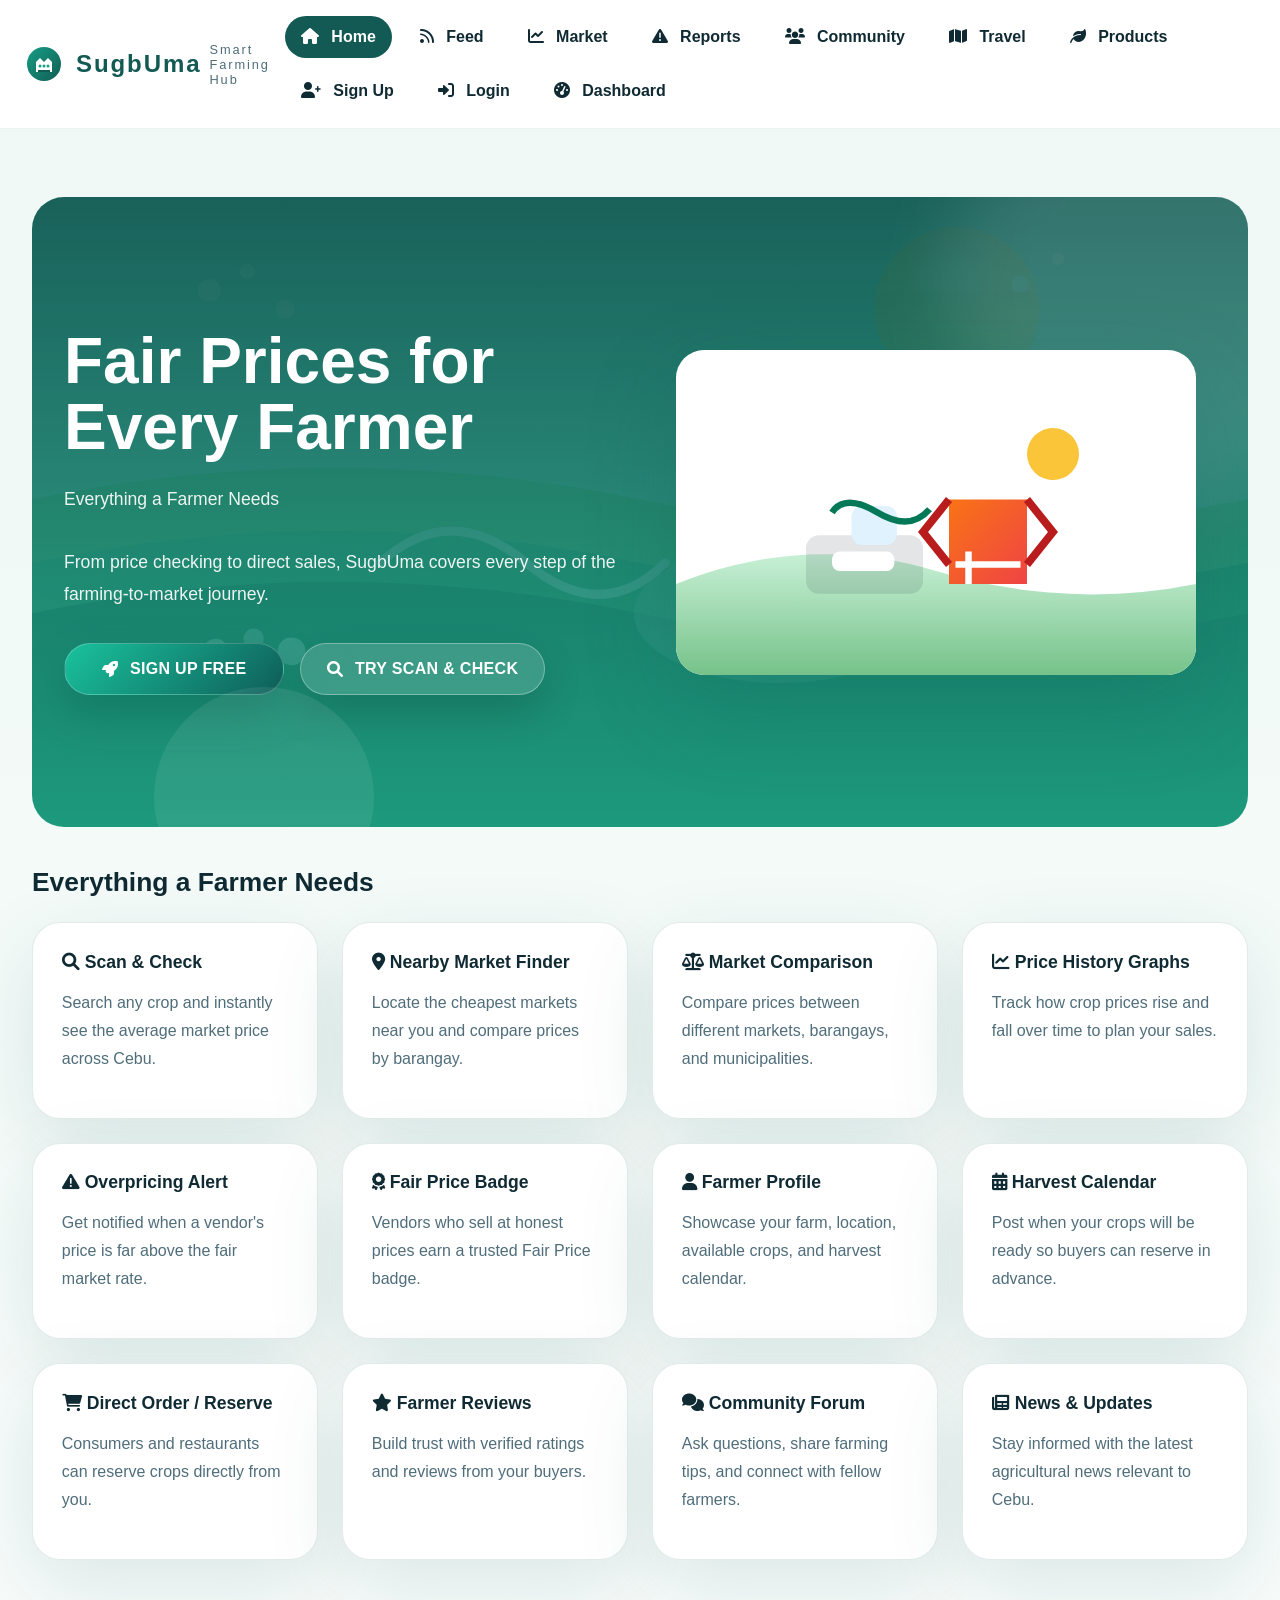
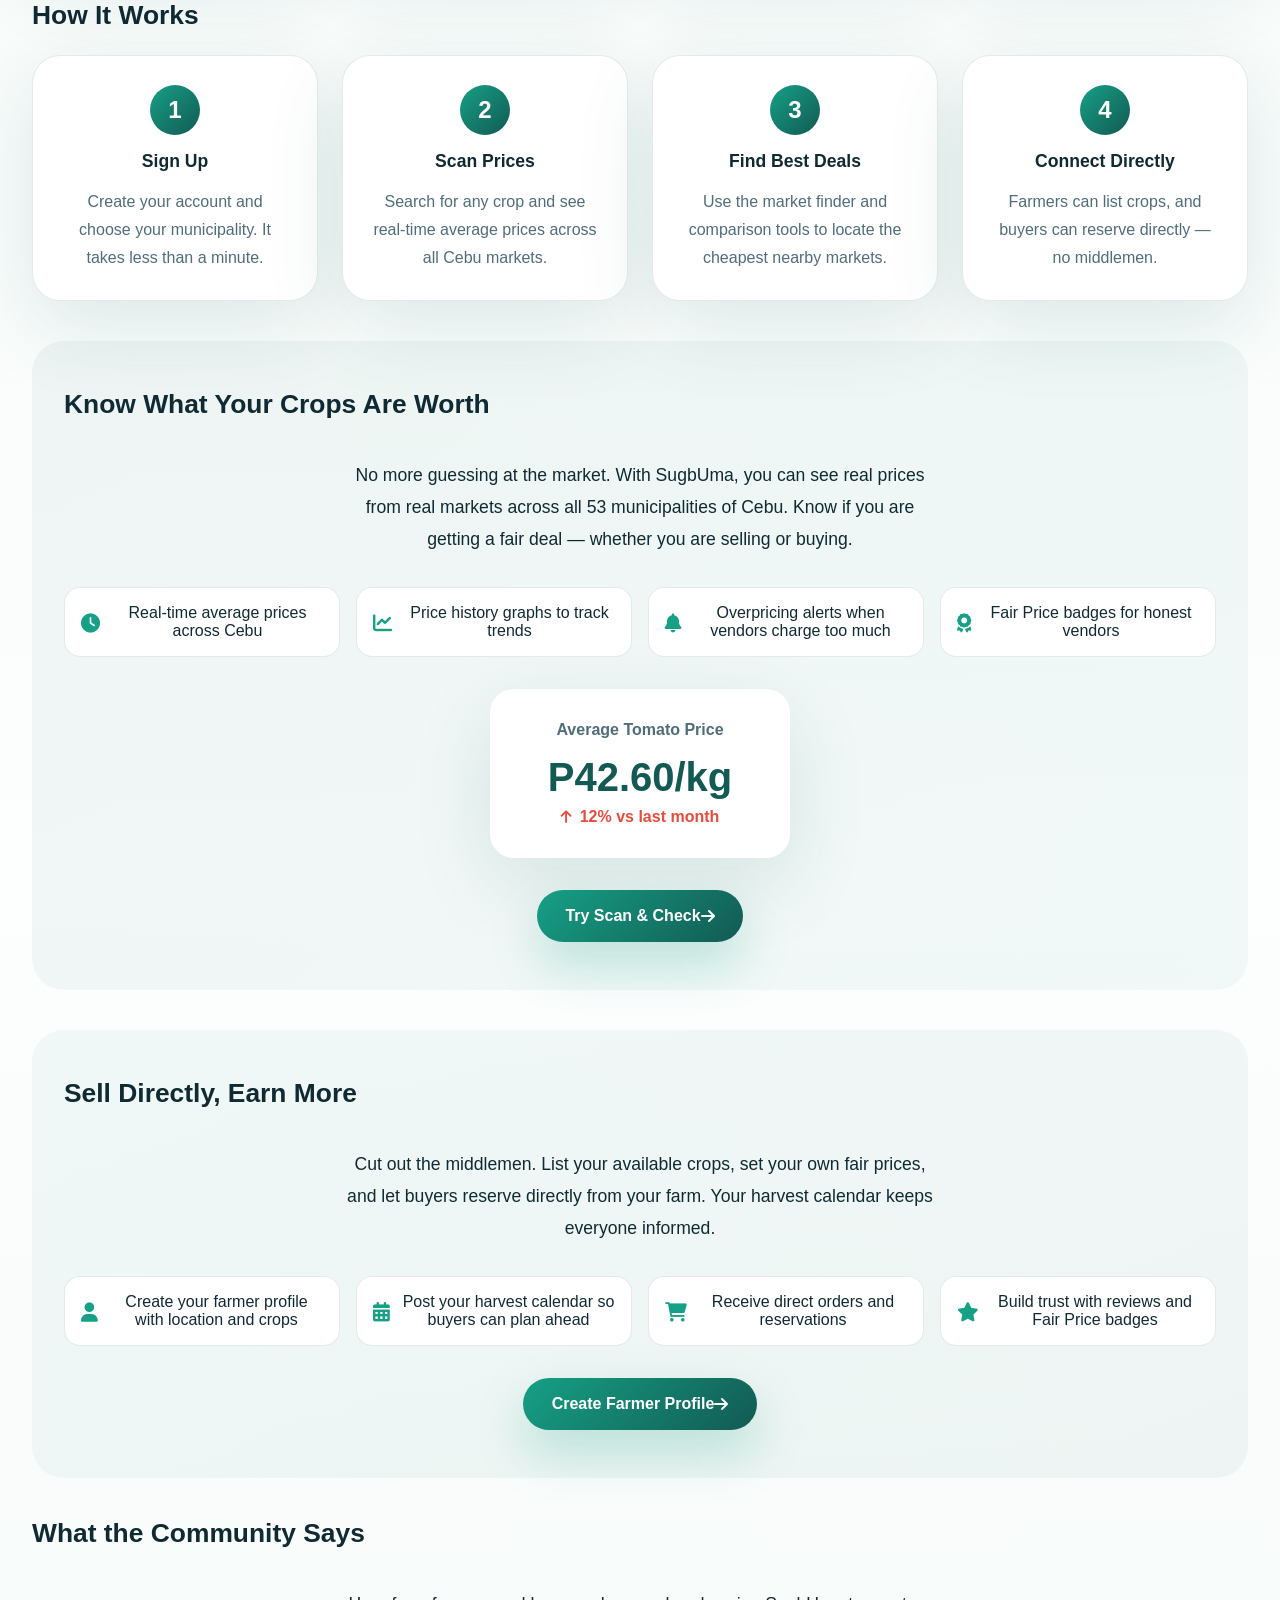
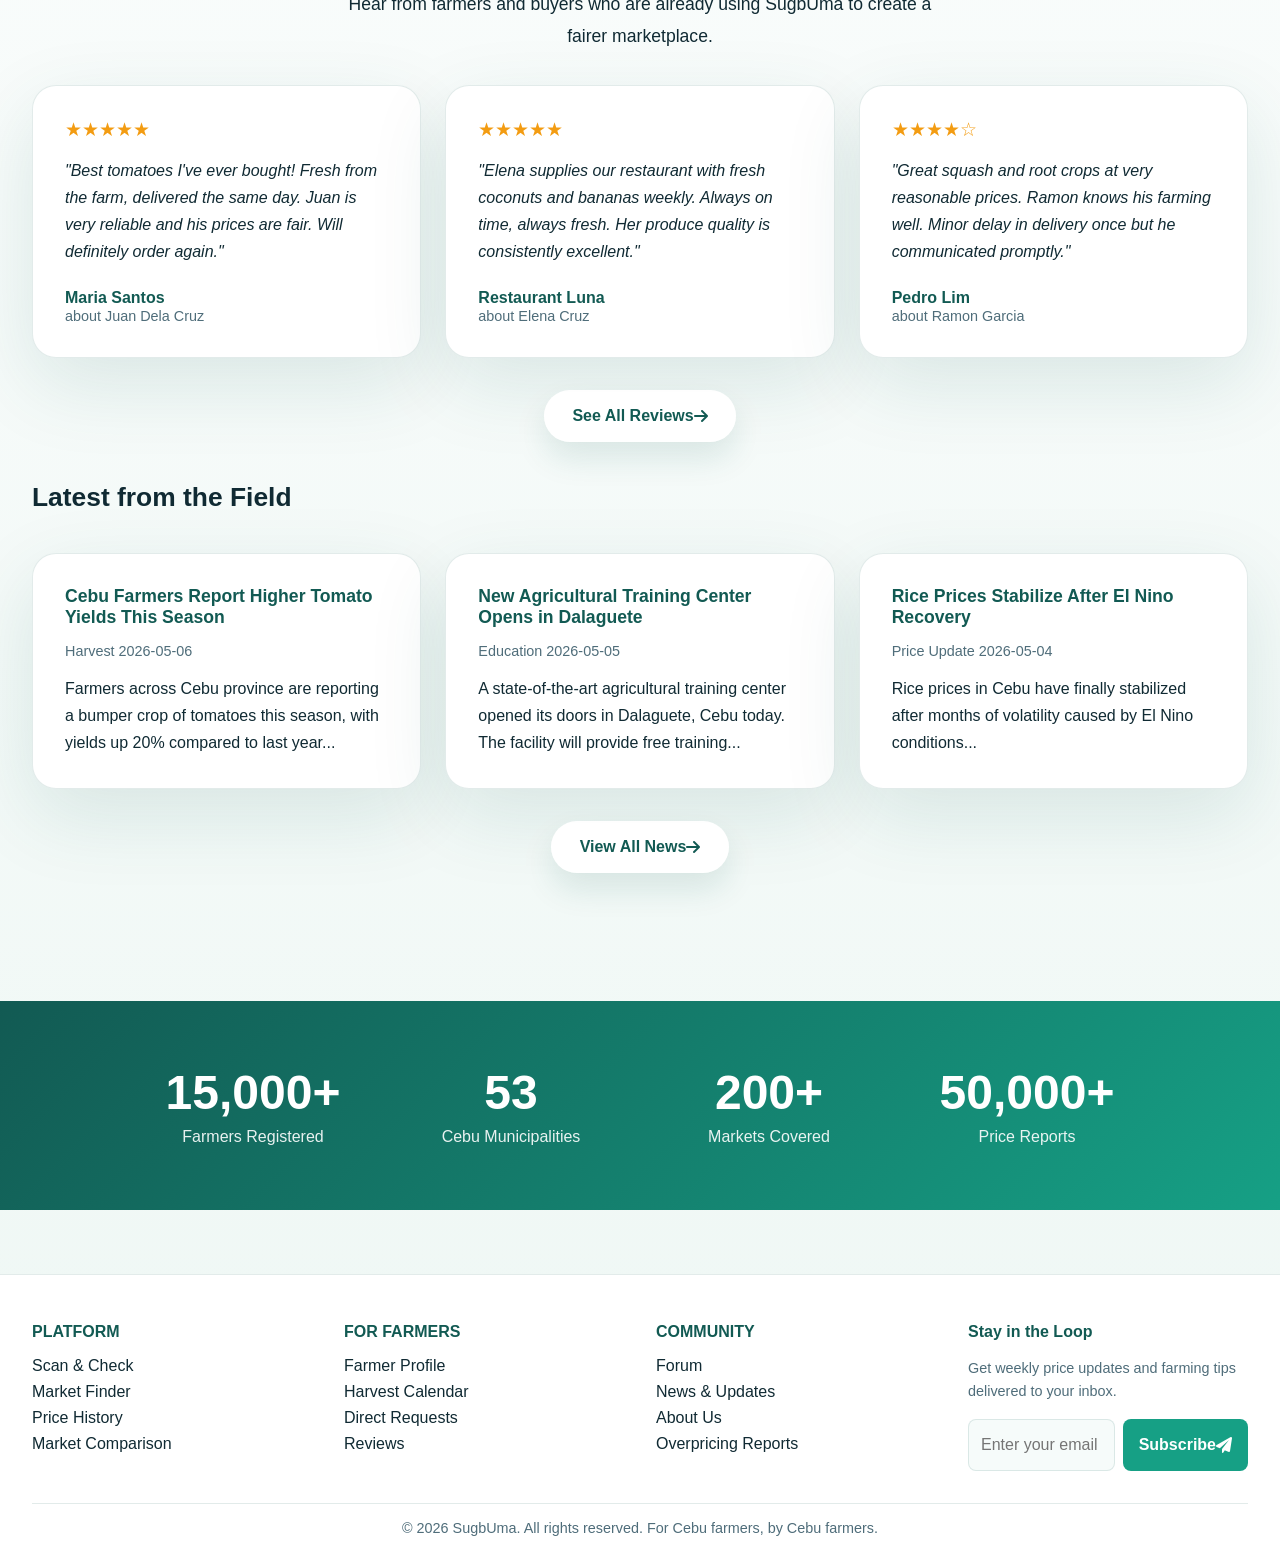
<file: index.html>
<!DOCTYPE html>
<html lang="en">
<head>
    <meta charset="UTF-8">
    <meta name="viewport" content="width=device-width, initial-scale=1.0">
    <title>SugbUma - Connecting Cebu Farmers</title>
    <link rel="stylesheet" href="css/style.css">
    <link rel="stylesheet" href="https://cdnjs.cloudflare.com/ajax/libs/font-awesome/6.0.0/css/all.min.css">
    <link rel="icon" type="image/png" href="images/sugbuma-logo.svg">
</head>
<body>
    <header>
        <div class="header-brand">
            <img src="images/sugbuma-logo.svg" alt="SugbUma Logo" class="logo-img">
            <h1>SugbUma <span class="tagline">Smart Farming Hub</span></h1>
        </div>
        <button class="nav-toggle" aria-label="Toggle navigation">
            <span></span>
            <span></span>
            <span></span>
        </button>
        <nav>
            <a href="index.html"><i class="fas fa-home"></i> Home</a>
            <a href="feed.html"><i class="fas fa-rss"></i> Feed</a>
            <a href="market.html"><i class="fas fa-chart-line"></i> Market</a>
            <a href="report.html"><i class="fas fa-exclamation-triangle"></i> Reports</a>
            <a href="community.html"><i class="fas fa-users"></i> Community</a>
            <a href="travel.html"><i class="fas fa-map"></i> Travel</a>
            <a href="produce.html"><i class="fas fa-leaf"></i> Products</a>
            <a href="signup.html"><i class="fas fa-user-plus"></i> Sign Up</a>
            <a href="login.html"><i class="fas fa-sign-in-alt"></i> Login</a>
            <a href="dashboard.html"><i class="fas fa-tachometer-alt"></i> Dashboard</a>
        </nav>
    </header>
    <main>
        <section class="hero">
            <div class="hero-content">
                <h2>Fair Prices for Every Farmer</h2>
                <p>Everything a Farmer Needs</p>
                <p>From price checking to direct sales, SugbUma covers every step of the farming-to-market journey.</p>
                <div class="hero-actions">
                    <a class="button-primary" href="signup.html"><i class="fas fa-rocket"></i> Sign Up Free</a>
                    <a class="button-secondary" href="market.html"><i class="fas fa-search"></i> Try Scan & Check</a>
                </div>
            </div>
            <img class="hero-image" src="images/farm-illustration.svg" alt="Farm illustration">
        </section>

        <section>
            <div class="section-head">
                <h3>Everything a Farmer Needs</h3>
            </div>
            <div class="feature-grid">
                <div class="card">
                    <h4><i class="fas fa-search"></i> Scan & Check</h4>
                    <p>Search any crop and instantly see the average market price across Cebu.</p>
                </div>
                <div class="card">
                    <h4><i class="fas fa-map-marker-alt"></i> Nearby Market Finder</h4>
                    <p>Locate the cheapest markets near you and compare prices by barangay.</p>
                </div>
                <div class="card">
                    <h4><i class="fas fa-balance-scale"></i> Market Comparison</h4>
                    <p>Compare prices between different markets, barangays, and municipalities.</p>
                </div>
                <div class="card">
                    <h4><i class="fas fa-chart-line"></i> Price History Graphs</h4>
                    <p>Track how crop prices rise and fall over time to plan your sales.</p>
                </div>
                <div class="card">
                    <h4><i class="fas fa-exclamation-triangle"></i> Overpricing Alert</h4>
                    <p>Get notified when a vendor's price is far above the fair market rate.</p>
                </div>
                <div class="card">
                    <h4><i class="fas fa-award"></i> Fair Price Badge</h4>
                    <p>Vendors who sell at honest prices earn a trusted Fair Price badge.</p>
                </div>
                <div class="card">
                    <h4><i class="fas fa-user"></i> Farmer Profile</h4>
                    <p>Showcase your farm, location, available crops, and harvest calendar.</p>
                </div>
                <div class="card">
                    <h4><i class="fas fa-calendar-alt"></i> Harvest Calendar</h4>
                    <p>Post when your crops will be ready so buyers can reserve in advance.</p>
                </div>
                <div class="card">
                    <h4><i class="fas fa-shopping-cart"></i> Direct Order / Reserve</h4>
                    <p>Consumers and restaurants can reserve crops directly from you.</p>
                </div>
                <div class="card">
                    <h4><i class="fas fa-star"></i> Farmer Reviews</h4>
                    <p>Build trust with verified ratings and reviews from your buyers.</p>
                </div>
                <div class="card">
                    <h4><i class="fas fa-comments"></i> Community Forum</h4>
                    <p>Ask questions, share farming tips, and connect with fellow farmers.</p>
                </div>
                <div class="card">
                    <h4><i class="fas fa-newspaper"></i> News & Updates</h4>
                    <p>Stay informed with the latest agricultural news relevant to Cebu.</p>
                </div>
            </div>
        </section>

        <section>
            <div class="section-head">
                <h3>How It Works</h3>
            </div>
            <div class="steps-grid">
                <div class="step-card">
                    <div class="step-number">1</div>
                    <h4>Sign Up</h4>
                    <p>Create your account and choose your municipality. It takes less than a minute.</p>
                </div>
                <div class="step-card">
                    <div class="step-number">2</div>
                    <h4>Scan Prices</h4>
                    <p>Search for any crop and see real-time average prices across all Cebu markets.</p>
                </div>
                <div class="step-card">
                    <div class="step-number">3</div>
                    <h4>Find Best Deals</h4>
                    <p>Use the market finder and comparison tools to locate the cheapest nearby markets.</p>
                </div>
                <div class="step-card">
                    <div class="step-number">4</div>
                    <h4>Connect Directly</h4>
                    <p>Farmers can list crops, and buyers can reserve directly — no middlemen.</p>
                </div>
            </div>
        </section>

        <section class="price-transparency">
            <div class="section-head">
                <h3>Know What Your Crops Are Worth</h3>
            </div>
            <p>No more guessing at the market. With SugbUma, you can see real prices from real markets across all 53 municipalities of Cebu. Know if you are getting a fair deal — whether you are selling or buying.</p>
            <div class="transparency-features">
                <div class="feature-item"><i class="fas fa-clock"></i> Real-time average prices across Cebu</div>
                <div class="feature-item"><i class="fas fa-chart-line"></i> Price history graphs to track trends</div>
                <div class="feature-item"><i class="fas fa-bell"></i> Overpricing alerts when vendors charge too much</div>
                <div class="feature-item"><i class="fas fa-award"></i> Fair Price badges for honest vendors</div>
            </div>
            <div class="price-example">
                <h4>Average Tomato Price</h4>
                <div class="price-display">P42.60/kg</div>
                <div class="price-change"><i class="fas fa-arrow-up"></i> 12% vs last month</div>
            </div>
            <a class="button-primary" href="market.html">Try Scan & Check <i class="fas fa-arrow-right"></i></a>
        </section>

        <section class="for-farmers">
            <div class="section-head">
                <h3>Sell Directly, Earn More</h3>
            </div>
            <p>Cut out the middlemen. List your available crops, set your own fair prices, and let buyers reserve directly from your farm. Your harvest calendar keeps everyone informed.</p>
            <div class="farmer-features">
                <div class="feature-item"><i class="fas fa-user"></i> Create your farmer profile with location and crops</div>
                <div class="feature-item"><i class="fas fa-calendar-alt"></i> Post your harvest calendar so buyers can plan ahead</div>
                <div class="feature-item"><i class="fas fa-shopping-cart"></i> Receive direct orders and reservations</div>
                <div class="feature-item"><i class="fas fa-star"></i> Build trust with reviews and Fair Price badges</div>
            </div>
            <a class="button-primary" href="signup.html">Create Farmer Profile <i class="fas fa-arrow-right"></i></a>
        </section>

        <section class="testimonials">
            <div class="section-head">
                <h3>What the Community Says</h3>
            </div>
            <p>Hear from farmers and buyers who are already using SugbUma to create a fairer marketplace.</p>
            <div class="testimonials-grid">
                <div class="testimonial-card">
                    <div class="stars">★★★★★</div>
                    <p>"Best tomatoes I've ever bought! Fresh from the farm, delivered the same day. Juan is very reliable and his prices are fair. Will definitely order again."</p>
                    <div class="testimonial-author">
                        <strong>Maria Santos</strong><br>
                        <span>about Juan Dela Cruz</span>
                    </div>
                </div>
                <div class="testimonial-card">
                    <div class="stars">★★★★★</div>
                    <p>"Elena supplies our restaurant with fresh coconuts and bananas weekly. Always on time, always fresh. Her produce quality is consistently excellent."</p>
                    <div class="testimonial-author">
                        <strong>Restaurant Luna</strong><br>
                        <span>about Elena Cruz</span>
                    </div>
                </div>
                <div class="testimonial-card">
                    <div class="stars">★★★★☆</div>
                    <p>"Great squash and root crops at very reasonable prices. Ramon knows his farming well. Minor delay in delivery once but he communicated promptly."</p>
                    <div class="testimonial-author">
                        <strong>Pedro Lim</strong><br>
                        <span>about Ramon Garcia</span>
                    </div>
                </div>
            </div>
            <a class="button-secondary" href="community.html">See All Reviews <i class="fas fa-arrow-right"></i></a>
        </section>

        <section class="news">
            <div class="section-head">
                <h3>Latest from the Field</h3>
            </div>
            <div class="news-grid">
                <div class="news-card">
                    <h4>Cebu Farmers Report Higher Tomato Yields This Season</h4>
                    <p>Harvest 2026-05-06</p>
                    <p>Farmers across Cebu province are reporting a bumper crop of tomatoes this season, with yields up 20% compared to last year...</p>
                </div>
                <div class="news-card">
                    <h4>New Agricultural Training Center Opens in Dalaguete</h4>
                    <p>Education 2026-05-05</p>
                    <p>A state-of-the-art agricultural training center opened its doors in Dalaguete, Cebu today. The facility will provide free training...</p>
                </div>
                <div class="news-card">
                    <h4>Rice Prices Stabilize After El Nino Recovery</h4>
                    <p>Price Update 2026-05-04</p>
                    <p>Rice prices in Cebu have finally stabilized after months of volatility caused by El Nino conditions...</p>
                </div>
            </div>
            <a class="button-secondary" href="report.html">View All News <i class="fas fa-arrow-right"></i></a>
        </section>
    </main>
    <section class="stats">
        <div class="stats-content">
            <div class="stat-item">
                <div class="stat-number">15,000+</div>
                <div class="stat-label">Farmers Registered</div>
            </div>
            <div class="stat-item">
                <div class="stat-number">53</div>
                <div class="stat-label">Cebu Municipalities</div>
            </div>
            <div class="stat-item">
                <div class="stat-number">200+</div>
                <div class="stat-label">Markets Covered</div>
            </div>
            <div class="stat-item">
                <div class="stat-number">50,000+</div>
                <div class="stat-label">Price Reports</div>
            </div>
        </div>
    </section>
    <footer>
        <div class="footer-content">
            <div class="footer-section">
                <h4>PLATFORM</h4>
                <a href="market.html">Scan & Check</a>
                <a href="market.html">Market Finder</a>
                <a href="report.html">Price History</a>
                <a href="market.html">Market Comparison</a>
            </div>
            <div class="footer-section">
                <h4>FOR FARMERS</h4>
                <a href="signup.html">Farmer Profile</a>
                <a href="feed.html">Harvest Calendar</a>
                <a href="market.html">Direct Requests</a>
                <a href="community.html">Reviews</a>
            </div>
            <div class="footer-section">
                <h4>COMMUNITY</h4>
                <a href="community.html">Forum</a>
                <a href="report.html">News & Updates</a>
                <a href="index.html">About Us</a>
                <a href="report.html">Overpricing Reports</a>
            </div>
            <div class="footer-newsletter">
                <h4>Stay in the Loop</h4>
                <p>Get weekly price updates and farming tips delivered to your inbox.</p>
                <form class="newsletter-form">
                    <input type="email" placeholder="Enter your email" required>
                    <button type="submit">Subscribe <i class="fas fa-paper-plane"></i></button>
                </form>
            </div>
        </div>
        <div class="footer-bottom">
            <p>&copy; 2026 SugbUma. All rights reserved. For Cebu farmers, by Cebu farmers.</p>
        </div>
    </footer>
    <script src="js/main.js"></script>
</body>
</html>
</file>
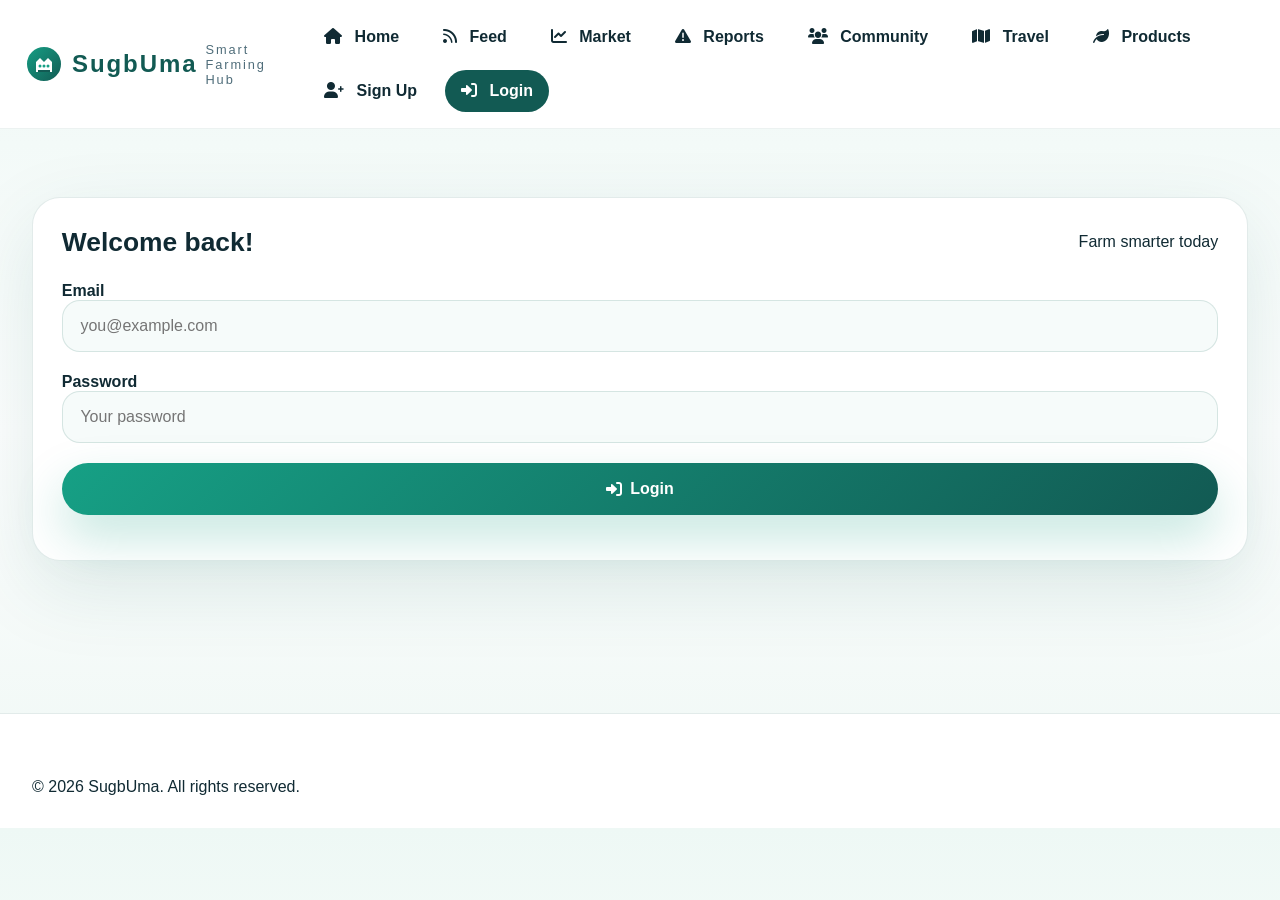
<file: community.html>
<!DOCTYPE html>
<html lang="en">
<head>
    <meta charset="UTF-8">
    <meta name="viewport" content="width=device-width, initial-scale=1.0">
    <title>Community - SugbUma</title>
    <link rel="stylesheet" href="css/style.css">
    <link rel="stylesheet" href="https://cdnjs.cloudflare.com/ajax/libs/font-awesome/6.0.0/css/all.min.css">
    <link rel="icon" type="image/png" href="images/sugbuma-logo.svg">
</head>
<body>
    <header>
        <h1><img src="images/sugbuma-logo.svg" alt="SugbUma Logo" style="width: 40px; height: 40px; margin-right: 0.5rem;"> SugbUma <span class="tagline">Smart Farming Hub</span></h1>
        <button class="nav-toggle" aria-label="Toggle navigation">
            <span></span>
            <span></span>
            <span></span>
        </button>
        <nav>
            <a href="index.html"><i class="fas fa-home"></i> Home</a>
            <a href="feed.html"><i class="fas fa-rss"></i> Feed</a>
            <a href="market.html"><i class="fas fa-chart-line"></i> Market</a>
            <a href="report.html"><i class="fas fa-exclamation-triangle"></i> Reports</a>
            <a href="community.html"><i class="fas fa-users"></i> Community</a>
            <a href="travel.html"><i class="fas fa-map"></i> Travel</a>
            <a href="produce.html"><i class="fas fa-leaf"></i> Products</a>
            <a href="dashboard.html"><i class="fas fa-tachometer-alt"></i> Dashboard</a>
        </nav>
    </header>
    <main>
        <section class="hero">
            <div class="hero-content">
                <h2>Community Space</h2>
                <p>Ask questions, share reviews, and stay updated with local Cebu farming news.</p>
            </div>
            <img class="hero-image" src="images/farm-illustration.svg" alt="Community illustration">
        </section>
        <section class="card">
            <div class="section-head">
                <h3>Forum</h3>
                <span class="status-chip">Connect</span>
            </div>
            <form id="forumForm">
                <div>
                    <label for="forumTopic">Topic</label>
                    <input type="text" id="forumTopic" placeholder="Topic" required>
                </div>
                <div>
                    <label for="forumMessage">Message</label>
                    <textarea id="forumMessage" placeholder="Share a thought or ask a question" required></textarea>
                </div>
                <button class="btn btn-primary" type="submit"><i class="fas fa-comment"></i> Post Message</button>
            </form>
            <ul id="forumList"></ul>
        </section>
        <section class="card">
            <h3>Farmer Reviews</h3>
            <ul id="reviewList">
                <li><strong>Golden Harvest Farm</strong> - Trusted and fairly priced. (4.8/5)</li>
                <li><strong>Green Fields</strong> - Fast response and quality crops. (4.6/5)</li>
                <li><strong>Island Fresh</strong> - Good prices, especially for rice. (4.4/5)</li>
            </ul>
        </section>
        <section class="card">
            <h3>Produce Categories</h3>
            <div class="produce-categories">
                <h4>Fruits</h4>
                <ul>
                    <li>Apple</li>
                    <li>Banana</li>
                    <li>Orange</li>
                    <li>Grape</li>
                    <li>Strawberry</li>
                    <li>Blueberry</li>
                    <li>Raspberry</li>
                    <li>Blackberry</li>
                    <li>Cherry</li>
                    <li>Peach</li>
                    <li>Pear</li>
                    <li>Plum</li>
                    <li>Kiwi</li>
                    <li>Mango</li>
                    <li>Pineapple</li>
                    <li>Watermelon</li>
                    <li>Cantaloupe</li>
                    <li>Honeydew</li>
                    <li>Lemon</li>
                    <li>Lime</li>
                    <li>Grapefruit</li>
                    <li>Tangerine</li>
                    <li>Clementine</li>
                    <li>Apricot</li>
                    <li>Nectarine</li>
                    <li>Fig</li>
                    <li>Date</li>
                    <li>Pomegranate</li>
                    <li>Dragonfruit</li>
                    <li>Passionfruit</li>
                    <li>Guava</li>
                    <li>Papaya</li>
                    <li>Coconut</li>
                    <li>Avocado</li>
                    <li>Tomato</li>
                    <li>Cucumber</li>
                    <li>Eggplant</li>
                    <li>Pepper</li>
                    <li>Zucchini</li>
                    <li>Squash</li>
                    <li>Pumpkin</li>
                    <li>Broccoli</li>
                    <li>Cauliflower</li>
                    <li>Cabbage</li>
                    <li>Brussels Sprouts</li>
                    <li>Kale</li>
                    <li>Spinach</li>
                    <li>Lettuce</li>
                    <li>Arugula</li>
                    <li>Swiss Chard</li>
                    <li>Beet Greens</li>
                    <li>Collard Greens</li>
                    <li>Carrot</li>
                    <li>Beet</li>
                    <li>Radish</li>
                    <li>Turnip</li>
                    <li>Parsnip</li>
                    <li>Potato</li>
                    <li>Sweet Potato</li>
                    <li>Onion</li>
                    <li>Garlic</li>
                    <li>Shallot</li>
                    <li>Leek</li>
                    <li>Scallion</li>
                    <li>Celery</li>
                    <li>Fennel</li>
                    <li>Asparagus</li>
                    <li>Artichoke</li>
                    <li>Green Bean</li>
                    <li>Snap Pea</li>
                    <li>Snow Pea</li>
                    <li>Lima Bean</li>
                    <li>Chickpea</li>
                    <li>Lentil</li>
                    <li>Peanut</li>
                    <li>Almond</li>
                    <li>Walnut</li>
                    <li>Pecan</li>
                    <li>Cashew</li>
                    <li>Pistachio</li>
                    <li>Hazelnut</li>
                    <li>Macadamia</li>
                    <li>Brazil Nut</li>
                    <li>Chestnut</li>
                    <li>Rice</li>
                    <li>Wheat</li>
                    <li>Barley</li>
                    <li>Oats</li>
                    <li>Corn</li>
                    <li>Quinoa</li>
                    <li>Amaranth</li>
                    <li>Buckwheat</li>
                    <li>Millet</li>
                    <li>Sorghum</li>
                    <li>Rye</li>
                    <li>Spelt</li>
                    <li>Farro</li>
                    <li>Bulgar</li>
                    <li>Couscous</li>
                    <li>Polenta</li>
                    <li>Tapioca</li>
                    <li>Sago</li>
                    <li>Arrowroot</li>
                    <li>Cassava</li>
                    <li>Yuca</li>
                    <li>Taro</li>
                    <li>Malanga</li>
                    <li>Yam</li>
                    <li>Sweet Potato</li>
                    <li>Potato</li>
                    <li>Beet</li>
                    <li>Carrot</li>
                    <li>Parsnip</li>
                    <li>Turnip</li>
                    <li>Radish</li>
                    <li>Horseradish</li>
                    <li>Wasabi</li>
                    <li>Ginger</li>
                    <li>Turmeric</li>
                    <li>Galangal</li>
                    <li>Lemongrass</li>
                    <li>Cilantro</li>
                    <li>Parsley</li>
                    <li>Basil</li>
                    <li>Oregano</li>
                    <li>Thyme</li>
                    <li>Rosemary</li>
                    <li>Sage</li>
                    <li>Mint</li>
                    <li>Dill</li>
                    <li>Tarragon</li>
                    <li>Chives</li>
                    <li>Bay Leaf</li>
                    <li>Laurel</li>
                    <li>Saffron</li>
                    <li>Vanilla</li>
                    <li>Cinnamon</li>
                    <li>Nutmeg</li>
                    <li>Clove</li>
                    <li>Allspice</li>
                    <li>Cardamom</li>
                    <li>Coriander</li>
                    <li>Cumin</li>
                    <li>Fennel Seed</li>
                    <li>Fenugreek</li>
                    <li>Mustard Seed</li>
                    <li>Paprika</li>
                    <li>Cayenne</li>
                    <li>Chili Powder</li>
                    <li>Curry Powder</li>
                    <li>Garlic Powder</li>
                    <li>Onion Powder</li>
                    <li>Black Pepper</li>
                    <li>White Pepper</li>
                    <li>Pink Peppercorn</li>
                    <li>Sichuan Pepper</li>
                    <li>Star Anise</li>
                    <li>Juniper Berry</li>
                    <li>Sumac</li>
                    <li>Za'atar</li>
                    <li>Dukkah</li>
                    <li>Harissa</li>
                    <li>Pesto</li>
                    <li>Tapenade</li>
                    <li>Chutney</li>
                    <li>Relish</li>
                    <li>Pickle</li>
                    <li>Kimchi</li>
                    <li>Sauerkraut</li>
                    <li>Miso</li>
                    <li>Soy Sauce</li>
                    <li>Tamari</li>
                    <li>Tempeh</li>
                    <li>Tofu</li>
                    <li>Seitan</li>
                    <li>Edamame</li>
                    <li>Natto</li>
                    <li>Yogurt</li>
                    <li>Cheese</li>
                    <li>Butter</li>
                    <li>Milk</li>
                    <li>Cream</li>
                    <li>Ice Cream</li>
                    <li>Sorbet</li>
                    <li>Gelato</li>
                    <li>Frozen Yogurt</li>
                    <li>Custard</li>
                    <li>Pudding</li>
                    <li>Mousse</li>
                    <li>Whipped Cream</li>
                    <li>Marshmallow</li>
                    <li>Candy</li>
                    <li>Chocolate</li>
                    <li>Cake</li>
                    <li>Cookie</li>
                    <li>Bread</li>
                    <li>Pasta</li>
                    <li>Rice Noodle</li>
                    <li>Udon</li>
                    <li>Soba</li>
                    <li>Ramen</li>
                    <li>Spaghetti</li>
                    <li>Macaroni</li>
                    <li>Lasagna</li>
                    <li>Ravioli</li>
                    <li>Tortellini</li>
                    <li>Gnocchi</li>
                    <li>Pizza</li>
                    <li>Calzone</li>
                    <li>Focaccia</li>
                    <li>Naan</li>
                    <li>Pita</li>
                    <li>Tortilla</li>
                    <li>Wrap</li>
                    <li>Burrito</li>
                    <li>Taco</li>
                    <li>Enchilada</li>
                    <li>Quesadilla</li>
                    <li>Fajita</li>
                    <li>Chimichanga</li>
                    <li>Salsa</li>
                    <li>Guacamole</li>
                    <li>Queso</li>
                    <li>Nacho</li>
                    <li>Chips</li>
                    <li>Dip</li>
                    <li>Soup</li>
                    <li>Stew</li>
                    <li>Chili</li>
                    <li>Curry</li>
                    <li>Stir Fry</li>
                    <li>Fried Rice</li>
                    <li>Paella</li>
                    <li>Risotto</li>
                    <li>Quiche</li>
                    <li>Omelette</li>
                    <li>Frittata</li>
                    <li>Scrambled Egg</li>
                    <li>Boiled Egg</li>
                    <li>Fried Egg</li>
                    <li>Poached Egg</li>
                    <li>Baked Egg</li>
                    <li>Deviled Egg</li>
                    <li>Egg Salad</li>
                    <li>Egg Drop Soup</li>
                    <li>Egg Roll</li>
                    <li>Egg Foo Young</li>
                    <li>Meat</li>
                    <li>Poultry</li>
                    <li>Fish</li>
                    <li>Shellfish</li>
                    <li>Beef</li>
                    <li>Pork</li>
                    <li>Lamb</li>
                    <li>Veal</li>
                    <li>Chicken</li>
                    <li>Turkey</li>
                    <li>Duck</li>
                    <li>Goose</li>
                    <li>Quail</li>
                    <li>Pheasant</li>
                    <li>Salmon</li>
                    <li>Tuna</li>
                    <li>Cod</li>
                    <li>Haddock</li>
                    <li>Halibut</li>
                    <li>Mahi Mahi</li>
                    <li>Snapper</li>
                    <li>Trout</li>
                    <li>Bass</li>
                    <li>Catfish</li>
                    <li>Tilapia</li>
                    <li>Shrimp</li>
                    <li>Lobster</li>
                    <li>Crab</li>
                    <li>Clam</li>
                    <li>Oyster</li>
                    <li>Mussel</li>
                    <li>Scallop</li>
                    <li>Squid</li>
                    <li>Octopus</li>
                    <li>Cuttlefish</li>
                    <li>Jellyfish</li>
                    <li>Seaweed</li>
                    <li>Nori</li>
                    <li>Kombu</li>
                    <li>Wakame</li>
                    <li>Hijiki</li>
                    <li>Arame</li>
                    <li>Dulse</li>
                    <li>Iceland Moss</li>
                    <li>Irish Moss</li>
                    <li>Spirulina</li>
                    <li>Chlorella</li>
                    <li>Agar</li>
                    <li>Carrageenan</li>
                    <li>Alginate</li>
                    <li>Tea</li>
                    <li>Coffee</li>
                    <li>Herbal Tea</li>
                    <li>Green Tea</li>
                    <li>Black Tea</li>
                    <li>White Tea</li>
                    <li>Oolong Tea</li>
                    <li>Pu-erh Tea</li>
                    <li>Matcha</li>
                    <li>Chai</li>
                    <li>Yerba Mate</li>
                    <li>Roiboos</li>
                    <li>Hibiscus</li>
                    <li>Chamomile</li>
                    <li>Peppermint</li>
                    <li>Spearmint</li>
                    <li>Lemon Balm</li>
                    <li>Lavender</li>
                    <li>Rose Hip</li>
                    <li>Elderberry</li>
                    <li>Ginger Tea</li>
                    <li>Lemon Tea</li>
                    <li>Honey</li>
                    <li>Maple Syrup</li>
                    <li>Agave Nectar</li>
                    <li>Stevia</li>
                    <li>Sugar</li>
                    <li>Brown Sugar</li>
                    <li>Powdered Sugar</li>
                    <li>Cane Sugar</li>
                    <li>Beet Sugar</li>
                    <li>Coconut Sugar</li>
                    <li>Date Sugar</li>
                    <li>Fruit Juice</li>
                    <li>Vegetable Juice</li>
                    <li>Smoothie</li>
                    <li>Protein Shake</li>
                    <li>Energy Drink</li>
                    <li>Soda</li>
                    <li>Water</li>
                    <li>Sparkling Water</li>
                    <li>Mineral Water</li>
                    <li>Flavored Water</li>
                    <li>Coconut Water</li>
                    <li>Almond Milk</li>
                    <li>Soy Milk</li>
                    <li>Oat Milk</li>
                    <li>Rice Milk</li>
                    <li>Coconut Milk</li>
                    <li>Cashew Milk</li>
                    <li>Hemp Milk</li>
                    <li>Flax Milk</li>
                    <li>Quinoa Milk</li>
                    <li>Amaranth Milk</li>
                    <li>Buckwheat Milk</li>
                    <li>Millet Milk</li>
                    <li>Sorghum Milk</li>
                    <li>Rye Milk</li>
                    <li>Spelt Milk</li>
                    <li>Farro Milk</li>
                    <li>Bulgar Milk</li>
                    <li>Couscous Milk</li>
                    <li>Polenta Milk</li>
                    <li>Tapioca Milk</li>
                    <li>Sago Milk</li>
                    <li>Arrowroot Milk</li>
                    <li>Cassava Milk</li>
                    <li>Yuca Milk</li>
                    <li>Taro Milk</li>
                    <li>Malanga Milk</li>
                    <li>Yam Milk</li>
                    <li>Sweet Potato Milk</li>
                    <li>Potato Milk</li>
                    <li>Beet Milk</li>
                    <li>Carrot Milk</li>
                    <li>Parsnip Milk</li>
                    <li>Turnip Milk</li>
                    <li>Radish Milk</li>
                    <li>Horseradish Milk</li>
                    <li>Wasabi Milk</li>
                    <li>Ginger Milk</li>
                    <li>Turmeric Milk</li>
                    <li>Galangal Milk</li>
                    <li>Lemongrass Milk</li>
                    <li>Cilantro Milk</li>
                    <li>Parsley Milk</li>
                    <li>Basil Milk</li>
                    <li>Oregano Milk</li>
                    <li>Thyme Milk</li>
                    <li>Rosemary Milk</li>
                    <li>Sage Milk</li>
                    <li>Mint Milk</li>
                    <li>Dill Milk</li>
                    <li>Tarragon Milk</li>
                    <li>Chives Milk</li>
                    <li>Bay Leaf Milk</li>
                    <li>Laurel Milk</li>
                    <li>Saffron Milk</li>
                    <li>Vanilla Milk</li>
                    <li>Cinnamon Milk</li>
                    <li>Nutmeg Milk</li>
                    <li>Clove Milk</li>
                    <li>Allspice Milk</li>
                    <li>Cardamom Milk</li>
                    <li>Coriander Milk</li>
                    <li>Cumin Milk</li>
                    <li>Fennel Seed Milk</li>
                    <li>Fenugreek Milk</li>
                    <li>Mustard Seed Milk</li>
                    <li>Paprika Milk</li>
                    <li>Cayenne Milk</li>
                    <li>Chili Powder Milk</li>
                    <li>Curry Powder Milk</li>
                    <li>Garlic Powder Milk</li>
                    <li>Onion Powder Milk</li>
                    <li>Black Pepper Milk</li>
                    <li>White Pepper Milk</li>
                    <li>Pink Peppercorn Milk</li>
                    <li>Sichuan Pepper Milk</li>
                    <li>Star Anise Milk</li>
                    <li>Juniper Berry Milk</li>
                    <li>Sumac Milk</li>
                    <li>Za'atar Milk</li>
                    <li>Dukkah Milk</li>
                    <li>Harissa Milk</li>
                    <li>Pesto Milk</li>
                    <li>Tapenade Milk</li>
                    <li>Chutney Milk</li>
                    <li>Relish Milk</li>
                    <li>Pickle Milk</li>
                    <li>Kimchi Milk</li>
                    <li>Sauerkraut Milk</li>
                    <li>Miso Milk</li>
                    <li>Soy Sauce Milk</li>
                    <li>Tamari Milk</li>
                    <li>Tempeh Milk</li>
                    <li>Tofu Milk</li>
                    <li>Seitan Milk</li>
                    <li>Edamame Milk</li>
                    <li>Natto Milk</li>
                    <li>Yogurt Milk</li>
                    <li>Cheese Milk</li>
                    <li>Butter Milk</li>
                    <li>Milk Milk</li>
                    <li>Cream Milk</li>
                    <li>Ice Cream Milk</li>
                    <li>Sorbet Milk</li>
                    <li>Gelato Milk</li>
                    <li>Frozen Yogurt Milk</li>
                    <li>Custard Milk</li>
                    <li>Pudding Milk</li>
                    <li>Mousse Milk</li>
                    <li>Whipped Cream Milk</li>
                    <li>Marshmallow Milk</li>
                    <li>Candy Milk</li>
                    <li>Chocolate Milk</li>
                    <li>Cake Milk</li>
                    <li>Cookie Milk</li>
                    <li>Bread Milk</li>
                    <li>Pasta Milk</li>
                    <li>Rice Noodle Milk</li>
                    <li>Udon Milk</li>
                    <li>Soba Milk</li>
                    <li>Ramen Milk</li>
                    <li>Spaghetti Milk</li>
                    <li>Macaroni Milk</li>
                    <li>Lasagna Milk</li>
                    <li>Ravioli Milk</li>
                    <li>Tortellini Milk</li>
                    <li>Gnocchi Milk</li>
                    <li>Pizza Milk</li>
                    <li>Calzone Milk</li>
                    <li>Focaccia Milk</li>
                    <li>Naan Milk</li>
                    <li>Pita Milk</li>
                    <li>Tortilla Milk</li>
                    <li>Wrap Milk</li>
                    <li>Burrito Milk</li>
                    <li>Taco Milk</li>
                    <li>Enchilada Milk</li>
                    <li>Quesadilla Milk</li>
                    <li>Fajita Milk</li>
                    <li>Chimichanga Milk</li>
                    <li>Salsa Milk</li>
                    <li>Guacamole Milk</li>
                    <li>Queso Milk</li>
                    <li>Nacho Milk</li>
                    <li>Chips Milk</li>
                    <li>Dip Milk</li>
                    <li>Soup Milk</li>
                    <li>Stew Milk</li>
                    <li>Chili Milk</li>
                    <li>Curry Milk</li>
                    <li>Stir Fry Milk</li>
                    <li>Fried Rice Milk</li>
                    <li>Paella Milk</li>
                    <li>Risotto Milk</li>
                    <li>Quiche Milk</li>
                    <li>Omelette Milk</li>
                    <li>Frittata Milk</li>
                    <li>Scrambled Egg Milk</li>
                    <li>Boiled Egg Milk</li>
                    <li>Fried Egg Milk</li>
                    <li>Poached Egg Milk</li>
                    <li>Baked Egg Milk</li>
                    <li>Deviled Egg Milk</li>
                    <li>Egg Salad Milk</li>
                    <li>Egg Drop Soup Milk</li>
                    <li>Egg Roll Milk</li>
                    <li>Egg Foo Young Milk</li>
                    <li>Meat Milk</li>
                    <li>Poultry Milk</li>
                    <li>Fish Milk</li>
                    <li>Shellfish Milk</li>
                    <li>Beef Milk</li>
                    <li>Pork Milk</li>
                    <li>Lamb Milk</li>
                    <li>Veal Milk</li>
                    <li>Chicken Milk</li>
                    <li>Turkey Milk</li>
                    <li>Duck Milk</li>
                    <li>Goose Milk</li>
                    <li>Quail Milk</li>
                    <li>Pheasant Milk</li>
                    <li>Salmon Milk</li>
                    <li>Tuna Milk</li>
                    <li>Cod Milk</li>
                    <li>Haddock Milk</li>
                    <li>Halibut Milk</li>
                    <li>Mahi Mahi Milk</li>
                    <li>Snapper Milk</li>
                    <li>Trout Milk</li>
                    <li>Bass Milk</li>
                    <li>Catfish Milk</li>
                    <li>Tilapia Milk</li>
                    <li>Shrimp Milk</li>
                    <li>Lobster Milk</li>
                    <li>Crab Milk</li>
                    <li>Clam Milk</li>
                    <li>Oyster Milk</li>
                    <li>Mussel Milk</li>
                    <li>Scallop Milk</li>
                    <li>Squid Milk</li>
                    <li>Octopus Milk</li>
                    <li>Cuttlefish Milk</li>
                    <li>Jellyfish Milk</li>
                    <li>Seaweed Milk</li>
                    <li>Nori Milk</li>
                    <li>Kombu Milk</li>
                    <li>Wakame Milk</li>
                    <li>Hijiki Milk</li>
                    <li>Arame Milk</li>
                    <li>Dulse Milk</li>
                    <li>Iceland Moss Milk</li>
                    <li>Irish Moss Milk</li>
                    <li>Spirulina Milk</li>
                    <li>Chlorella Milk</li>
                    <li>Agar Milk</li>
                    <li>Carrageenan Milk</li>
                    <li>Alginate Milk</li>
                    <li>Tea Milk</li>
                    <li>Coffee Milk</li>
                    <li>Herbal Tea Milk</li>
                    <li>Green Tea Milk</li>
                    <li>Black Tea Milk</li>
                    <li>White Tea Milk</li>
                    <li>Oolong Tea Milk</li>
                    <li>Pu-erh Tea Milk</li>
                    <li>Matcha Milk</li>
                    <li>Chai Milk</li>
                    <li>Yerba Mate Milk</li>
                    <li>Roiboos Milk</li>
                    <li>Hibiscus Milk</li>
                    <li>Chamomile Milk</li>
                    <li>Peppermint Milk</li>
                    <li>Spearmint Milk</li>
                    <li>Lemon Balm Milk</li>
                    <li>Lavender Milk</li>
                    <li>Rose Hip Milk</li>
                    <li>Elderberry Milk</li>
                    <li>Ginger Tea Milk</li>
                    <li>Lemon Tea Milk</li>
                    <li>Honey Milk</li>
                    <li>Maple Syrup Milk</li>
                    <li>Agave Nectar Milk</li>
                    <li>Stevia Milk</li>
                    <li>Sugar Milk</li>
                    <li>Brown Sugar Milk</li>
                    <li>Powdered Sugar Milk</li>
                    <li>Cane Sugar Milk</li>
                    <li>Beet Sugar Milk</li>
                    <li>Coconut Sugar Milk</li>
                    <li>Date Sugar Milk</li>
                    <li>Fruit Juice Milk</li>
                    <li>Vegetable Juice Milk</li>
                    <li>Smoothie Milk</li>
                    <li>Protein Shake Milk</li>
                    <li>Energy Drink Milk</li>
                    <li>Soda Milk</li>
                    <li>Water Milk</li>
                    <li>Sparkling Water Milk</li>
                    <li>Mineral Water Milk</li>
                    <li>Flavored Water Milk</li>
                    <li>Coconut Water Milk</li>
                    <li>Almond Milk</li>
                    <li>Soy Milk</li>
                    <li>Oat Milk</li>
                    <li>Rice Milk</li>
                    <li>Coconut Milk</li>
                    <li>Cashew Milk</li>
                    <li>Hemp Milk</li>
                    <li>Flax Milk</li>
                    <li>Quinoa Milk</li>
                    <li>Amaranth Milk</li>
                    <li>Buckwheat Milk</li>
                    <li>Millet Milk</li>
                    <li>Sorghum Milk</li>
                    <li>Rye Milk</li>
                    <li>Spelt Milk</li>
                    <li>Farro Milk</li>
                    <li>Bulgar Milk</li>
                    <li>Couscous Milk</li>
                    <li>Polenta Milk</li>
                    <li>Tapioca Milk</li>
                    <li>Sago Milk</li>
                    <li>Arrowroot Milk</li>
                    <li>Cassava Milk</li>
                    <li>Yuca Milk</li>
                    <li>Taro Milk</li>
                    <li>Malanga Milk</li>
                    <li>Yam Milk</li>
                    <li>Sweet Potato Milk</li>
                    <li>Potato Milk</li>
                    <li>Beet Milk</li>
                    <li>Carrot Milk</li>
                    <li>Parsnip Milk</li>
                    <li>Turnip Milk</li>
                    <li>Radish Milk</li>
                    <li>Horseradish Milk</li>
                    <li>Wasabi Milk</li>
                    <li>Ginger Milk</li>
                    <li>Turmeric Milk</li>
                    <li>Galangal Milk</li>
                    <li>Lemongrass Milk</li>
                    <li>Cilantro Milk</li>
                    <li>Parsley Milk</li>
                    <li>Basil Milk</li>
                    <li>Oregano Milk</li>
                    <li>Thyme Milk</li>
                    <li>Rosemary Milk</li>
                    <li>Sage Milk</li>
                    <li>Mint Milk</li>
                    <li>Dill Milk</li>
                    <li>Tarragon Milk</li>
                    <li>Chives Milk</li>
                    <li>Bay Leaf Milk</li>
                    <li>Laurel Milk</li>
                    <li>Saffron Milk</li>
                    <li>Vanilla Milk</li>
                    <li>Cinnamon Milk</li>
                    <li>Nutmeg Milk</li>
                    <li>Clove Milk</li>
                    <li>Allspice Milk</li>
                    <li>Cardamom Milk</li>
                    <li>Coriander Milk</li>
                    <li>Cumin Milk</li>
                    <li>Fennel Seed Milk</li>
                    <li>Fenugreek Milk</li>
                    <li>Mustard Seed Milk</li>
                    <li>Paprika Milk</li>
                    <li>Cayenne Milk</li>
                    <li>Chili Powder Milk</li>
                    <li>Curry Powder Milk</li>
                    <li>Garlic Powder Milk</li>
                    <li>Onion Powder Milk</li>
                    <li>Black Pepper Milk</li>
                    <li>White Pepper Milk</li>
                    <li>Pink Peppercorn Milk</li>
                    <li>Sichuan Pepper Milk</li>
                    <li>Star Anise Milk</li>
                    <li>Juniper Berry Milk</li>
                    <li>Sumac Milk</li>
                    <li>Za'atar Milk</li>
                    <li>Dukkah Milk</li>
                    <li>Harissa Milk</li>
                    <li>Pesto Milk</li>
                    <li>Tapenade Milk</li>
                    <li>Chutney Milk</li>
                    <li>Relish Milk</li>
                    <li>Pickle Milk</li>
                    <li>Kimchi Milk</li>
                    <li>Sauerkraut Milk</li>
                    <li>Miso Milk</li>
                    <li>Soy Sauce Milk</li>
                    <li>Tamari Milk</li>
                    <li>Tempeh Milk</li>
                    <li>Tofu Milk</li>
                    <li>Seitan Milk</li>
                    <li>Edamame Milk</li>
                    <li>Natto Milk</li>
                    <li>Yogurt Milk</li>
                    <li>Cheese Milk</li>
                    <li>Butter Milk</li>
                    <li>Milk Milk</li>
                    <li>Cream Milk</li>
                    <li>Ice Cream Milk</li>
                    <li>Sorbet Milk</li>
                    <li>Gelato Milk</li>
                    <li>Frozen Yogurt Milk</li>
                    <li>Custard Milk</li>
                    <li>Pudding Milk</li>
                    <li>Mousse Milk</li>
                    <li>Whipped Cream Milk</li>
                    <li>Marshmallow Milk</li>
                    <li>Candy Milk</li>
                    <li>Chocolate Milk</li>
                    <li>Cake Milk</li>
                    <li>Cookie Milk</li>
                    <li>Bread Milk</li>
                    <li>Pasta Milk</li>
                    <li>Rice Noodle Milk</li>
                    <li>Udon Milk</li>
                    <li>Soba Milk</li>
                    <li>Ramen Milk</li>
                    <li>Spaghetti Milk</li>
                    <li>Macaroni Milk</li>
                    <li>Lasagna Milk</li>
                    <li>Ravioli Milk</li>
                    <li>Tortellini Milk</li>
                    <li>Gnocchi Milk</li>
                    <li>Pizza Milk</li>
                    <li>Calzone Milk</li>
                    <li>Focaccia Milk</li>
                    <li>Naan Milk</li>
                    <li>Pita Milk</li>
                    <li>Tortilla Milk</li>
                    <li>Wrap Milk</li>
                    <li>Burrito Milk</li>
                    <li>Taco Milk</li>
                    <li>Enchilada Milk</li>
                    <li>Quesadilla Milk</li>
                    <li>Fajita Milk</li>
                    <li>Chimichanga Milk</li>
                    <li>Salsa Milk</li>
                    <li>Guacamole Milk</li>
                    <li>Queso Milk</li>
                    <li>Nacho Milk</li>
                    <li>Chips Milk</li>
                    <li>Dip Milk</li>
                    <li>Soup Milk</li>
                    <li>Stew Milk</li>
                    <li>Chili Milk</li>
                    <li>Curry Milk</li>
                    <li>Stir Fry Milk</li>
                    <li>Fried Rice Milk</li>
                    <li>Paella Milk</li>
                    <li>Risotto Milk</li>
                    <li>Quiche Milk</li>
                    <li>Omelette Milk</li>
                    <li>Frittata Milk</li>
                    <li>Scrambled Egg Milk</li>
                    <li>Boiled Egg Milk</li>
                    <li>Fried Egg Milk</li>
                    <li>Poached Egg Milk</li>
                    <li>Baked Egg Milk</li>
                    <li>Deviled Egg Milk</li>
                    <li>Egg Salad Milk</li>
                    <li>Egg Drop Soup Milk</li>
                    <li>Egg Roll Milk</li>
                    <li>Egg Foo Young Milk</li>
                    <li>Meat Milk</li>
                    <li>Poultry Milk</li>
                    <li>Fish Milk</li>
                    <li>Shellfish Milk</li>
                    <li>Beef Milk</li>
                    <li>Pork Milk</li>
                    <li>Lamb Milk</li>
                    <li>Veal Milk</li>
                    <li>Chicken Milk</li>
                    <li>Turkey Milk</li>
                    <li>Duck Milk</li>
                    <li>Goose Milk</li>
                    <li>Quail Milk</li>
                    <li>Pheasant Milk</li>
                    <li>Salmon Milk</li>
                    <li>Tuna Milk</li>
                    <li>Cod Milk</li>
                    <li>Haddock Milk</li>
                    <li>Halibut Milk</li>
                    <li>Mahi Mahi Milk</li>
                    <li>Snapper Milk</li>
                    <li>Trout Milk</li>
                    <li>Bass Milk</li>
                    <li>Catfish Milk</li>
                    <li>Tilapia Milk</li>
                    <li>Shrimp Milk</li>
                    <li>Lobster Milk</li>
                    <li>Crab Milk</li>
                    <li>Clam Milk</li>
                    <li>Oyster Milk</li>
                    <li>Mussel Milk</li>
                    <li>Scallop Milk</li>
                    <li>Squid Milk</li>
                    <li>Octopus Milk</li>
                    <li>Cuttlefish Milk</li>
                    <li>Jellyfish Milk</li>
                    <li>Seaweed Milk</li>
                    <li>Nori Milk</li>
                    <li>Kombu Milk</li>
                    <li>Wakame Milk</li>
                    <li>Hijiki Milk</li>
                    <li>Arame Milk</li>
                    <li>Dulse Milk</li>
                    <li>Iceland Moss Milk</li>
                    <li>Irish Moss Milk</li>
                    <li>Spirulina Milk</li>
                    <li>Chlorella Milk</li>
                    <li>Agar Milk</li>
                    <li>Carrageenan Milk</li>
                    <li>Alginate Milk</li>
                    <li>Tea Milk</li>
                    <li>Coffee Milk</li>
                    <li>Herbal Tea Milk</li>
                    <li>Green Tea Milk</li>
                    <li>Black Tea Milk</li>
                    <li>White Tea Milk</li>
                    <li>Oolong Tea Milk</li>
                    <li>Pu-erh Tea Milk</li>
                    <li>Matcha Milk</li>
                    <li>Chai Milk</li>
                    <li>Yerba Mate Milk</li>
                    <li>Roiboos Milk</li>
                    <li>Hibiscus Milk</li>
                    <li>Chamomile Milk</li>
                    <li>Peppermint Milk</li>
                    <li>Spearmint Milk</li>
                    <li>Lemon Balm Milk</li>
                    <li>Lavender Milk</li>
                    <li>Rose Hip Milk</li>
                    <li>Elderberry Milk</li>
                    <li>Ginger Tea Milk</li>
                    <li>Lemon Tea Milk</li>
                    <li>Honey Milk</li>
                    <li>Maple Syrup Milk</li>
                    <li>Agave Nectar Milk</li>
                    <li>Stevia Milk</li>
                    <li>Sugar Milk</li>
                    <li>Brown Sugar Milk</li>
                    <li>Powdered Sugar Milk</li>
                    <li>Cane Sugar Milk</li>
                    <li>Beet Sugar Milk</li>
                    <li>Coconut Sugar Milk</li>
                    <li>Date Sugar Milk</li>
                    <li>Fruit Juice Milk</li>
                    <li>Vegetable Juice Milk</li>
                    <li>Smoothie Milk</li>
                    <li>Protein Shake Milk</li>
                    <li>Energy Drink Milk</li>
                    <li>Soda Milk</li>
                    <li>Water Milk</li>
                    <li>Sparkling Water Milk</li>
                    <li>Mineral Water Milk</li>
                    <li>Flavored Water Milk</li>
                    <li>Coconut Water Milk</li>
                </ul>
                <h4>Vegetables</h4>
                <ul>
                    <li>Carrot</li>
                    <li>Broccoli</li>
                    <li>Spinach</li>
                    <li>Kale</li>
                    <li>Lettuce</li>
                    <li>Cucumber</li>
                    <li>Tomato</li>
                    <li>Pepper</li>
                    <li>Onion</li>
                    <li>Garlic</li>
                    <li>Potato</li>
                    <li>Sweet Potato</li>
                    <li>Beet</li>
                    <li>Radish</li>
                    <li>Turnip</li>
                    <li>Parsnip</li>
                    <li>Celery</li>
                    <li>Asparagus</li>
                    <li>Green Bean</li>
                    <li>Pea</li>
                    <li>Corn</li>
                    <li>Zucchini</li>
                    <li>Eggplant</li>
                    <li>Squash</li>
                    <li>Pumpkin</li>
                    <li>Cabbage</li>
                    <li>Cauliflower</li>
                    <li>Brussels Sprouts</li>
                    <li>Artichoke</li>
                    <li>Fennel</li>
                    <li>Leek</li>
                    <li>Shallot</li>
                    <li>Scallion</li>
                    <li>Chives</li>
                    <li>Mushroom</li>
                    <li>Shiitake</li>
                    <li>Portobello</li>
                    <li>Button Mushroom</li>
                    <li>Oyster Mushroom</li>
                    <li>Enoki</li>
                    <li>Morel</li>
                    <li>Truffle</li>
                    <li>Chanterelle</li>
                    <li>Porcini</li>
                    <li>Cremini</li>
                    <li>White Mushroom</li>
                    <li>Brown Mushroom</li>
                    <li>King Oyster</li>
                    <li>Lion's Mane</li>
                    <li>Reishi</li>
                    <li>Turkey Tail</li>
                    <li>Chaga</li>
                    <li>Maitake</li>
                    <li>Shiitake</li>
                    <li>Portobello</li>
                    <li>Button Mushroom</li>
                    <li>Oyster Mushroom</li>
                    <li>Enoki</li>
                    <li>Morel</li>
                    <li>Truffle</li>
                    <li>Chanterelle</li>
                    <li>Porcini</li>
                    <li>Cremini</li>
                    <li>White Mushroom</li>
                    <li>Brown Mushroom</li>
                    <li>King Oyster</li>
                    <li>Lion's Mane</li>
                    <li>Reishi</li>
                    <li>Turkey Tail</li>
                    <li>Chaga</li>
                    <li>Maitake</li>
                </ul>
                <h4>Others</h4>
                <ul>
                    <li>Rice</li>
                    <li>Wheat</li>
                    <li>Barley</li>
                    <li>Oats</li>
                    <li>Corn</li>
                    <li>Quinoa</li>
                    <li>Amaranth</li>
                    <li>Buckwheat</li>
                    <li>Millet</li>
                    <li>Sorghum</li>
                    <li>Rye</li>
                    <li>Spelt</li>
                    <li>Farro</li>
                    <li>Bulgar</li>
                    <li>Couscous</li>
                    <li>Polenta</li>
                    <li>Tapioca</li>
                    <li>Sago</li>
                    <li>Arrowroot</li>
                    <li>Cassava</li>
                    <li>Yuca</li>
                    <li>Taro</li>
                    <li>Malanga</li>
                    <li>Yam</li>
                    <li>Sweet Potato</li>
                    <li>Potato</li>
                    <li>Beet</li>
                    <li>Carrot</li>
                    <li>Parsnip</li>
                    <li>Turnip</li>
                    <li>Radish</li>
                    <li>Horseradish</li>
                    <li>Wasabi</li>
                    <li>Ginger</li>
                    <li>Turmeric</li>
                    <li>Galangal</li>
                    <li>Lemongrass</li>
                    <li>Cilantro</li>
                    <li>Parsley</li>
                    <li>Basil</li>
                    <li>Oregano</li>
                    <li>Thyme</li>
                    <li>Rosemary</li>
                    <li>Sage</li>
                    <li>Mint</li>
                    <li>Dill</li>
                    <li>Tarragon</li>
                    <li>Chives</li>
                    <li>Bay Leaf</li>
                    <li>Laurel</li>
                    <li>Saffron</li>
                    <li>Vanilla</li>
                    <li>Cinnamon</li>
                    <li>Nutmeg</li>
                    <li>Clove</li>
                    <li>Allspice</li>
                    <li>Cardamom</li>
                    <li>Coriander</li>
                    <li>Cumin</li>
                    <li>Fennel Seed</li>
                    <li>Fenugreek</li>
                    <li>Mustard Seed</li>
                    <li>Paprika</li>
                    <li>Cayenne</li>
                    <li>Chili Powder</li>
                    <li>Curry Powder</li>
                    <li>Garlic Powder</li>
                    <li>Onion Powder</li>
                    <li>Black Pepper</li>
                    <li>White Pepper</li>
                    <li>Pink Peppercorn</li>
                    <li>Sichuan Pepper</li>
                    <li>Star Anise</li>
                    <li>Juniper Berry</li>
                    <li>Sumac</li>
                    <li>Za'atar</li>
                    <li>Dukkah</li>
                    <li>Harissa</li>
                    <li>Pesto</li>
                    <li>Tapenade</li>
                    <li>Chutney</li>
                    <li>Relish</li>
                    <li>Pickle</li>
                    <li>Kimchi</li>
                    <li>Sauerkraut</li>
                    <li>Miso</li>
                    <li>Soy Sauce</li>
                    <li>Tamari</li>
                    <li>Tempeh</li>
                    <li>Tofu</li>
                    <li>Seitan</li>
                    <li>Edamame</li>
                    <li>Natto</li>
                    <li>Yogurt</li>
                    <li>Cheese</li>
                    <li>Butter</li>
                    <li>Milk</li>
                    <li>Cream</li>
                    <li>Ice Cream</li>
                    <li>Sorbet</li>
                    <li>Gelato</li>
                    <li>Frozen Yogurt</li>
                    <li>Custard</li>
                    <li>Pudding</li>
                    <li>Mousse</li>
                    <li>Whipped Cream</li>
                    <li>Marshmallow</li>
                    <li>Candy</li>
                    <li>Chocolate</li>
                    <li>Cake</li>
                    <li>Cookie</li>
                    <li>Bread</li>
                    <li>Pasta</li>
                    <li>Rice Noodle</li>
                    <li>Udon</li>
                    <li>Soba</li>
                    <li>Ramen</li>
                    <li>Spaghetti</li>
                    <li>Macaroni</li>
                    <li>Lasagna</li>
                    <li>Ravioli</li>
                    <li>Tortellini</li>
                    <li>Gnocchi</li>
                    <li>Pizza</li>
                    <li>Calzone</li>
                    <li>Focaccia</li>
                    <li>Naan</li>
                    <li>Pita</li>
                    <li>Tortilla</li>
                    <li>Wrap</li>
                    <li>Burrito</li>
                    <li>Taco</li>
                    <li>Enchilada</li>
                    <li>Quesadilla</li>
                    <li>Fajita</li>
                    <li>Chimichanga</li>
                    <li>Salsa</li>
                    <li>Guacamole</li>
                    <li>Queso</li>
                    <li>Nacho</li>
                    <li>Chips</li>
                    <li>Dip</li>
                    <li>Soup</li>
                    <li>Stew</li>
                    <li>Chili</li>
                    <li>Curry</li>
                    <li>Stir Fry</li>
                    <li>Fried Rice</li>
                    <li>Paella</li>
                    <li>Risotto</li>
                    <li>Quiche</li>
                    <li>Omelette</li>
                    <li>Frittata</li>
                    <li>Scrambled Egg</li>
                    <li>Boiled Egg</li>
                    <li>Fried Egg</li>
                    <li>Poached Egg</li>
                    <li>Baked Egg</li>
                    <li>Deviled Egg</li>
                    <li>Egg Salad</li>
                    <li>Egg Drop Soup</li>
                    <li>Egg Roll</li>
                    <li>Egg Foo Young</li>
                    <li>Meat</li>
                    <li>Poultry</li>
                    <li>Fish</li>
                    <li>Shellfish</li>
                    <li>Beef</li>
                    <li>Pork</li>
                    <li>Lamb</li>
                    <li>Veal</li>
                    <li>Chicken</li>
                    <li>Turkey</li>
                    <li>Duck</li>
                    <li>Goose</li>
                    <li>Quail</li>
                    <li>Pheasant</li>
                    <li>Salmon</li>
                    <li>Tuna</li>
                    <li>Cod</li>
                    <li>Haddock</li>
                    <li>Halibut</li>
                    <li>Mahi Mahi</li>
                    <li>Snapper</li>
                    <li>Trout</li>
                    <li>Bass</li>
                    <li>Catfish</li>
                    <li>Tilapia</li>
                    <li>Shrimp</li>
                    <li>Lobster</li>
                    <li>Crab</li>
                    <li>Clam</li>
                    <li>Oyster</li>
                    <li>Mussel</li>
                    <li>Scallop</li>
                    <li>Squid</li>
                    <li>Octopus</li>
                    <li>Cuttlefish</li>
                    <li>Jellyfish</li>
                    <li>Seaweed</li>
                    <li>Nori</li>
                    <li>Kombu</li>
                    <li>Wakame</li>
                    <li>Hijiki</li>
                    <li>Arame</li>
                    <li>Dulse</li>
                    <li>Iceland Moss</li>
                    <li>Irish Moss</li>
                    <li>Spirulina</li>
                    <li>Chlorella</li>
                    <li>Agar</li>
                    <li>Carrageenan</li>
                    <li>Alginate</li>
                    <li>Tea</li>
                    <li>Coffee</li>
                    <li>Herbal Tea</li>
                    <li>Green Tea</li>
                    <li>Black Tea</li>
                    <li>White Tea</li>
                    <li>Oolong Tea</li>
                    <li>Pu-erh Tea</li>
                    <li>Matcha</li>
                    <li>Chai</li>
                    <li>Yerba Mate</li>
                    <li>Roiboos</li>
                    <li>Hibiscus</li>
                    <li>Chamomile</li>
                    <li>Peppermint</li>
                    <li>Spearmint</li>
                    <li>Lemon Balm</li>
                    <li>Lavender</li>
                    <li>Rose Hip</li>
                    <li>Elderberry</li>
                    <li>Ginger Tea</li>
                    <li>Lemon Tea</li>
                    <li>Honey</li>
                    <li>Maple Syrup</li>
                    <li>Agave Nectar</li>
                    <li>Stevia</li>
                    <li>Sugar</li>
                    <li>Brown Sugar</li>
                    <li>Powdered Sugar</li>
                    <li>Cane Sugar</li>
                    <li>Beet Sugar</li>
                    <li>Coconut Sugar</li>
                    <li>Date Sugar</li>
                    <li>Fruit Juice</li>
                    <li>Vegetable Juice</li>
                    <li>Smoothie</li>
                    <li>Protein Shake</li>
                    <li>Energy Drink</li>
                    <li>Soda</li>
                    <li>Water</li>
                    <li>Sparkling Water</li>
                    <li>Mineral Water</li>
                    <li>Flavored Water</li>
                    <li>Coconut Water</li>
                </ul>
        </section>
    </main>
    <footer>
        <p>&copy; 2026 SugbUma. All rights reserved.</p>
    </footer>
    <script src="js/main.js"></script>
    <script src="js/community.js"></script>
</body>
</html>
</file>
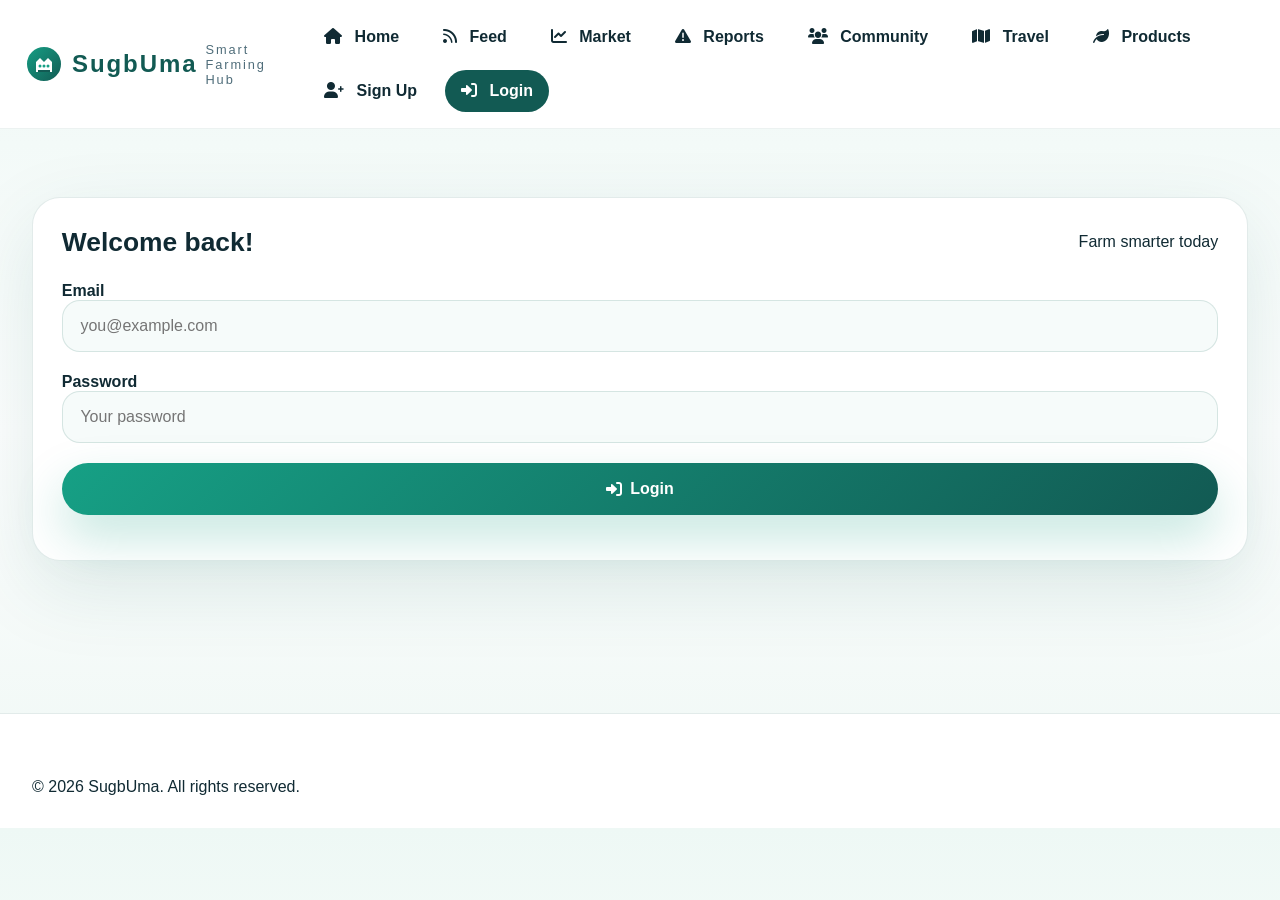
<file: dashboard.html>
<!DOCTYPE html>
<html lang="en">
<head>
    <meta charset="UTF-8">
    <meta name="viewport" content="width=device-width, initial-scale=1.0">
    <title>Dashboard - SugbUma</title>
    <link rel="stylesheet" href="css/style.css">
    <link rel="stylesheet" href="https://cdnjs.cloudflare.com/ajax/libs/font-awesome/6.0.0/css/all.min.css">
    <link rel="icon" type="image/png" href="images/sugbuma-logo.svg">
    <style>
        .nav-badge {
            display: inline-flex;
            min-width: 22px;
            min-height: 22px;
            align-items: center;
            justify-content: center;
            padding: 0 7px;
            border-radius: 999px;
            background: var(--primary);
            color: #fff;
            font-size: 0.85rem;
            margin-left: 0.35rem;
        }
        .modal-backdrop {
            position: fixed;
            inset: 0;
            background: rgba(0,0,0,0.45);
            display: none;
            align-items: center;
            justify-content: center;
            z-index: 1000;
        }
        .modal-backdrop.active {
            display: flex;
        }
        .modal-content {
            background: #fff;
            border-radius: 16px;
            max-width: 520px;
            width: 100%;
            padding: 1.5rem;
            box-shadow: 0 24px 60px rgba(0,0,0,0.18);
        }
        .modal-header {
            display: flex;
            justify-content: space-between;
            align-items: center;
            margin-bottom: 1rem;
        }
        .modal-header h4 {
            margin: 0;
        }
        .modal-body p,
        .modal-body li {
            margin: 0.5rem 0;
        }
        .modal-actions {
            display: flex;
            justify-content: flex-end;
            gap: 0.75rem;
            margin-top: 1.5rem;
            flex-wrap: wrap;
        }
        .modal-body ul {
            padding-left: 1.2rem;
            margin: 0;
        }
    </style>
</head>
<body>
    <header>
        <div class="header-brand">
            <img src="images/sugbuma-logo.svg" alt="SugbUma Logo" class="logo-img">
            <h1>SugbUma Dashboard</h1>
        </div>
        <button class="nav-toggle" aria-label="Toggle navigation">
            <span></span>
            <span></span>
            <span></span>
        </button>
        <nav>
            <a href="index.html"><i class="fas fa-home"></i> Home</a>
            <a href="feed.html"><i class="fas fa-rss"></i> Feed</a>
            <a href="market.html"><i class="fas fa-chart-line"></i> Market</a>
            <a href="report.html"><i class="fas fa-exclamation-triangle"></i> Reports</a>
            <a href="community.html"><i class="fas fa-users"></i> Community</a>
            <a href="travel.html"><i class="fas fa-map"></i> Travel</a>
            <a href="produce.html"><i class="fas fa-leaf"></i> Products</a>
            <a href="#" id="logoutLink"><i class="fas fa-sign-out-alt"></i> Logout</a>
        </nav>
    </header>
    <main>
        <section class="card">
            <div class="section-head">
                <div>
                    <h3>Welcome, <span id="userName"></span></h3>
                    <p class="note">City: <strong><span id="userCity"></span></strong> • Role: <strong><span id="userType"></span></strong></p>
                </div>
                <button id="logoutBtn" class="btn btn-secondary">Logout</button>
            </div>
            <div class="dashboard-grid">
                <div class="panel">
                    <h4><i class="fas fa-user"></i> Profile</h4>
                    <div class="profile-section">
                        <div class="profile-pic-container">
                            <img id="profilePic" src="" alt="Profile Picture" style="width: 100px; height: 100px; border-radius: 50%; object-fit: cover; border: 2px solid var(--primary);">
                            <input type="file" id="profilePicInput" accept="image/*" style="display: none;">
                            <button id="changePicBtn" class="btn btn-secondary" style="margin-top: 0.5rem;"><i class="fas fa-camera"></i> Change Picture</button>
                        </div>
                        <div id="profileDisplay">
                            <p>Name: <strong><span id="profileName"></span></strong></p>
                            <p>Location: <strong><span id="profileLocation"></span></strong></p>
                            <p>Role: <strong><span id="profileRole"></span></strong></p>
                            <p>Crops: <strong><span id="profileCrops"></span></strong></p>
                        </div>
                        <div id="profileEdit" style="display: none;">
                            <div>
                                <label for="editName">Name</label>
                                <input type="text" id="editName">
                            </div>
                            <div>
                                <label for="editCity">City</label>
                                <input type="text" id="editCity">
                            </div>
                            <div>
                                <label for="editUserType">Role</label>
                                <select id="editUserType">
                                    <option value="farmer">Farmer</option>
                                    <option value="consumer">Consumer</option>
                                </select>
                            </div>
                            <div>
                                <label for="editCrops">Crops (comma separated)</label>
                                <input type="text" id="editCrops" placeholder="e.g., rice, corn, banana">
                            </div>
                            <button id="saveProfile" class="btn btn-primary"><i class="fas fa-save"></i> Save Changes</button>
                            <button id="cancelEdit" class="btn btn-secondary"><i class="fas fa-times"></i> Cancel</button>
                        </div>
                        <button id="editProfile" class="btn btn-secondary" style="margin-top: 1rem;"><i class="fas fa-edit"></i> Edit Profile</button>
                    </div>
                </div>
                <div class="panel">
                    <h4><i class="fas fa-box"></i> My Products</h4>
                    <div id="productsSection">
                        <div id="addProductForm" style="margin-bottom: 1rem;">
                            <h5>Add New Product</h5>
                            <form id="productForm">
                                <div style="margin-bottom: 0.5rem;">
                                    <label for="productName">Product Name</label>
                                    <input type="text" id="productName" required placeholder="e.g., Rice, Corn">
                                </div>
                                <div style="margin-bottom: 0.5rem;">
                                    <label for="productDescription">Description</label>
                                    <textarea id="productDescription" rows="2" placeholder="Describe your product"></textarea>
                                </div>
                                <div style="margin-bottom: 0.5rem;">
                                    <label for="productPrice">Price (₱)</label>
                                    <input type="number" id="productPrice" step="0.01" required placeholder="0.00">
                                </div>
                                <div style="margin-bottom: 0.5rem;">
                                    <label for="productQuantity">Quantity</label>
                                    <input type="number" id="productQuantity" required placeholder="e.g., 100 kg">
                                </div>
                                <div style="margin-bottom: 0.5rem;">
                                    <label for="productImage" class="btn btn-secondary"><i class="fas fa-camera"></i> Select Image</label>
                                    <input type="file" id="productImage" accept="image/*" style="display: none;">
                                    <div id="productImagePreview" style="margin-top: 0.5rem;"></div>
                                </div>
                                <button type="submit" class="btn btn-primary"><i class="fas fa-plus"></i> Add Product</button>
                            </form>
                        </div>
                        <div id="productsList">
                            <h5>My Listed Products</h5>
                            <div id="productsContainer"></div>
                        </div>
                        <div id="cartSection" style="margin-top: 1.5rem;">
                            <h5>Shopping Cart</h5>
                            <div id="cartContainer"></div>
                            <button id="checkoutBtn" class="btn btn-primary" style="margin-top: 1rem;"><i class="fas fa-shopping-cart"></i> Checkout Cart</button>
                        </div>
                        <div id="ordersSection" style="margin-top: 1.5rem;">
                            <h5>Order History</h5>
                            <div id="ordersContainer"></div>
                        </div>
                    </div>
                </div>
            </div>
        </section>
    </main>
    <div id="checkoutModal" class="modal-backdrop" role="dialog" aria-modal="true" aria-labelledby="checkoutModalTitle">
        <div class="modal-content">
            <div class="modal-header">
                <h4 id="checkoutModalTitle">Confirm Checkout</h4>
                <button id="closeCheckoutModal" class="btn btn-secondary" aria-label="Close checkout modal"><i class="fas fa-times"></i></button>
            </div>
            <div class="modal-body">
                <p>Review your cart items and confirm your order.</p>
                <div id="checkoutSummary"></div>
                <p><strong>Total:</strong> ₱<span id="checkoutTotal">0.00</span></p>
            </div>
            <div class="modal-actions">
                <button id="cancelCheckoutBtn" class="btn btn-secondary">Cancel</button>
                <button id="confirmCheckoutBtn" class="btn btn-primary"><i class="fas fa-check"></i> Confirm Order</button>
            </div>
        </div>
    </div>
    <footer>
        <p>&copy; 2026 SugbUma. All rights reserved.</p>
    </footer>
    <script src="js/main.js"></script>
    <script src="js/dashboard.js"></script>
</body>
</html>
</file>
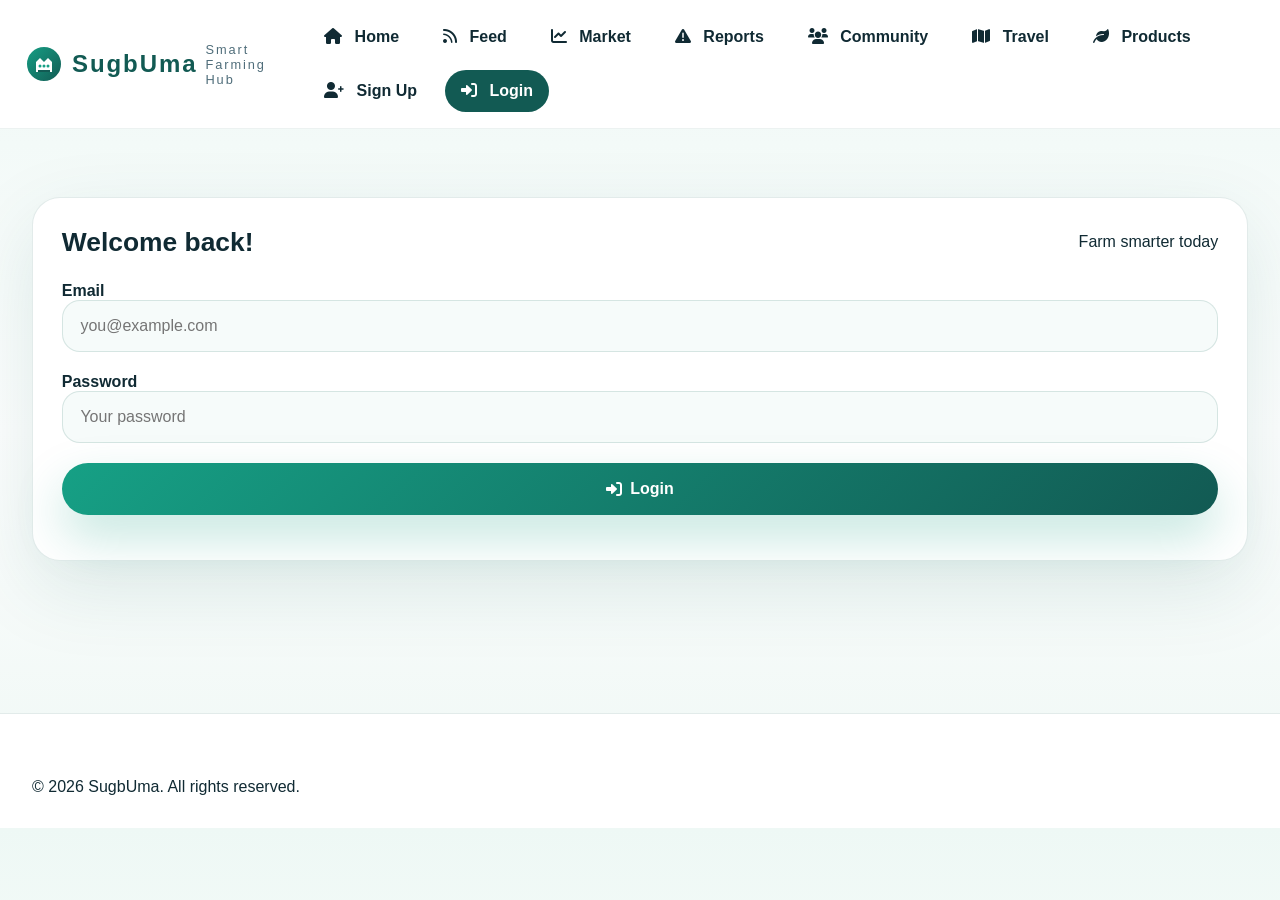
<file: feed.html>
<!DOCTYPE html>
<html lang="en">
<head>
    <meta charset="UTF-8">
    <meta name="viewport" content="width=device-width, initial-scale=1.0">
    <title>Feed - SugbUma</title>
    <link rel="stylesheet" href="css/style.css">
    <link rel="stylesheet" href="https://cdnjs.cloudflare.com/ajax/libs/font-awesome/6.0.0/css/all.min.css">
      <link rel="icon" type="image/png" href="images/sugbuma-logo.svg">
</head>
<body>
    <header>
        <h1><img src="images/sugbuma-logo.svg" alt="SugbUma Logo" style="width: 40px; height: 40px; margin-right: 0.5rem;"> SugbUma <span class="tagline">Smart Farming Hub</span></h1>
        <button class="nav-toggle" aria-label="Toggle navigation">
            <span></span>
            <span></span>
            <span></span>
        </button>
        <nav>
            <a href="index.html"><i class="fas fa-home"></i> Home</a>
            <a href="feed.html"><i class="fas fa-rss"></i> Feed</a>
            <a href="market.html"><i class="fas fa-chart-line"></i> Market</a>
            <a href="report.html"><i class="fas fa-exclamation-triangle"></i> Reports</a>
            <a href="community.html"><i class="fas fa-users"></i> Community</a>
            <a href="travel.html"><i class="fas fa-map"></i> Travel</a>
            <a href="produce.html"><i class="fas fa-leaf"></i> Products</a>
            <a href="dashboard.html"><i class="fas fa-tachometer-alt"></i> Dashboard</a>
        </nav>
    </header>
    <main>
        <section class="hero">
            <div class="hero-content">
                <h2>Farm News Feed</h2>
                <p>Share farm ideas, read community updates, and post images with captions in a dedicated news feed.</p>
            </div>
            <img class="hero-image" src="images/farm-illustration.svg" alt="Farm community illustration">
        </section>
        <section class="card">
            <div class="section-head">
                <h3>Post to the feed</h3>
                <span class="status-chip">News-style posting</span>
            </div>
            <form id="ideaForm">
                <div>
                    <label for="ideaText">Post text</label>
                    <textarea id="ideaText" placeholder="Share your idea, harvest news, or market tip" required></textarea>
                </div>
                <div>
                    <label for="ideaCaption">Caption</label>
                    <input type="text" id="ideaCaption" placeholder="Add a short caption (optional)">
                </div>
                <div>
                    <label for="ideaImage" class="btn btn-secondary"><i class="fas fa-camera"></i> Select Image</label>
                    <input type="file" id="ideaImage" accept="image/*" style="display: none;">
                </div>
                <div id="imagePreview" class="image-preview"></div>
                <button class="btn btn-primary" type="submit"><i class="fas fa-paper-plane"></i> Post to Feed</button>
            </form>
        </section>
        <section class="card">
            <div class="section-head">
                <h3>Latest posts</h3>
                <span class="status-chip">Community news</span>
            </div>
            <ul id="ideasList"></ul>
        </section>
    </main>
    <footer>
        <p>&copy; 2026 SugbUma. All rights reserved.</p>
    </footer>
    <script src="js/main.js"></script>
    <script src="js/feed.js"></script>
</body>
</html>
</file>
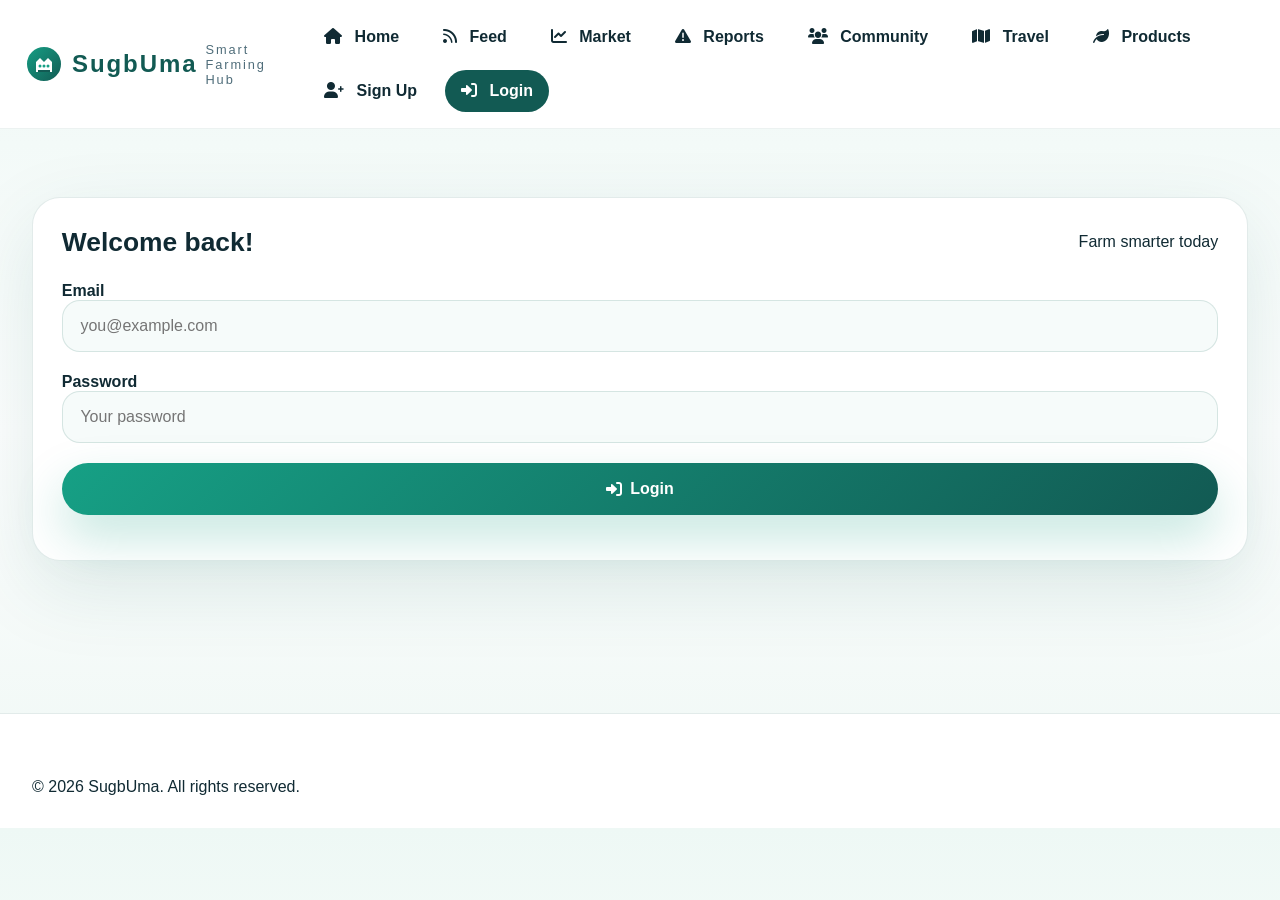
<file: login.html>
<!DOCTYPE html>
<html lang="en">
<head>
    <meta charset="UTF-8">
    <meta name="viewport" content="width=device-width, initial-scale=1.0">
    <title>Login - SugbUma</title>
    <link rel="stylesheet" href="css/style.css">
    <link rel="stylesheet" href="https://cdnjs.cloudflare.com/ajax/libs/font-awesome/6.0.0/css/all.min.css">
      <link rel="icon" type="image/png" href="images/sugbuma-logo.svg">
</head>
<body>
    <header>
        <h1><img src="images/sugbuma-logo.svg" alt="SugbUma Logo" style="width: 40px; height: 40px; margin-right: 0.5rem;"> SugbUma <span class="tagline">Smart Farming Hub</span></h1>
        <button class="nav-toggle" aria-label="Toggle navigation">
            <span></span>
            <span></span>
            <span></span>
        </button>
        <nav>
            <a href="index.html"><i class="fas fa-home"></i> Home</a>
            <a href="feed.html"><i class="fas fa-rss"></i> Feed</a>
            <a href="market.html"><i class="fas fa-chart-line"></i> Market</a>
            <a href="report.html"><i class="fas fa-exclamation-triangle"></i> Reports</a>
            <a href="community.html"><i class="fas fa-users"></i> Community</a>
            <a href="travel.html"><i class="fas fa-map"></i> Travel</a>
            <a href="produce.html"><i class="fas fa-leaf"></i> Products</a>
            <a href="signup.html"><i class="fas fa-user-plus"></i> Sign Up</a>
            <a href="login.html"><i class="fas fa-sign-in-alt"></i> Login</a>
        </nav>
    </header>
    <main>
        <section class="card auth-card">
            <div class="section-head">
                <h3>Welcome back!</h3>
                <span class="status-chip">Farm smarter today</span>
            </div>
            <form id="loginForm">
                <div>
                    <label for="email">Email</label>
                    <input type="email" id="email" placeholder="you@example.com" required>
                </div>
                <div>
                    <label for="password">Password</label>
                    <input type="password" id="password" placeholder="Your password" required>
                </div>
                <button class="btn btn-primary" type="submit"><i class="fas fa-sign-in-alt"></i> Login</button>
            </form>
            <p id="message" class="note"></p>
        </section>
    </main>
    <footer>
        <p>&copy; 2026 SugbUma. All rights reserved.</p>
    </footer>
    <script src="js/main.js"></script>
    <script src="js/login.js"></script>
</body>
</html>
</file>
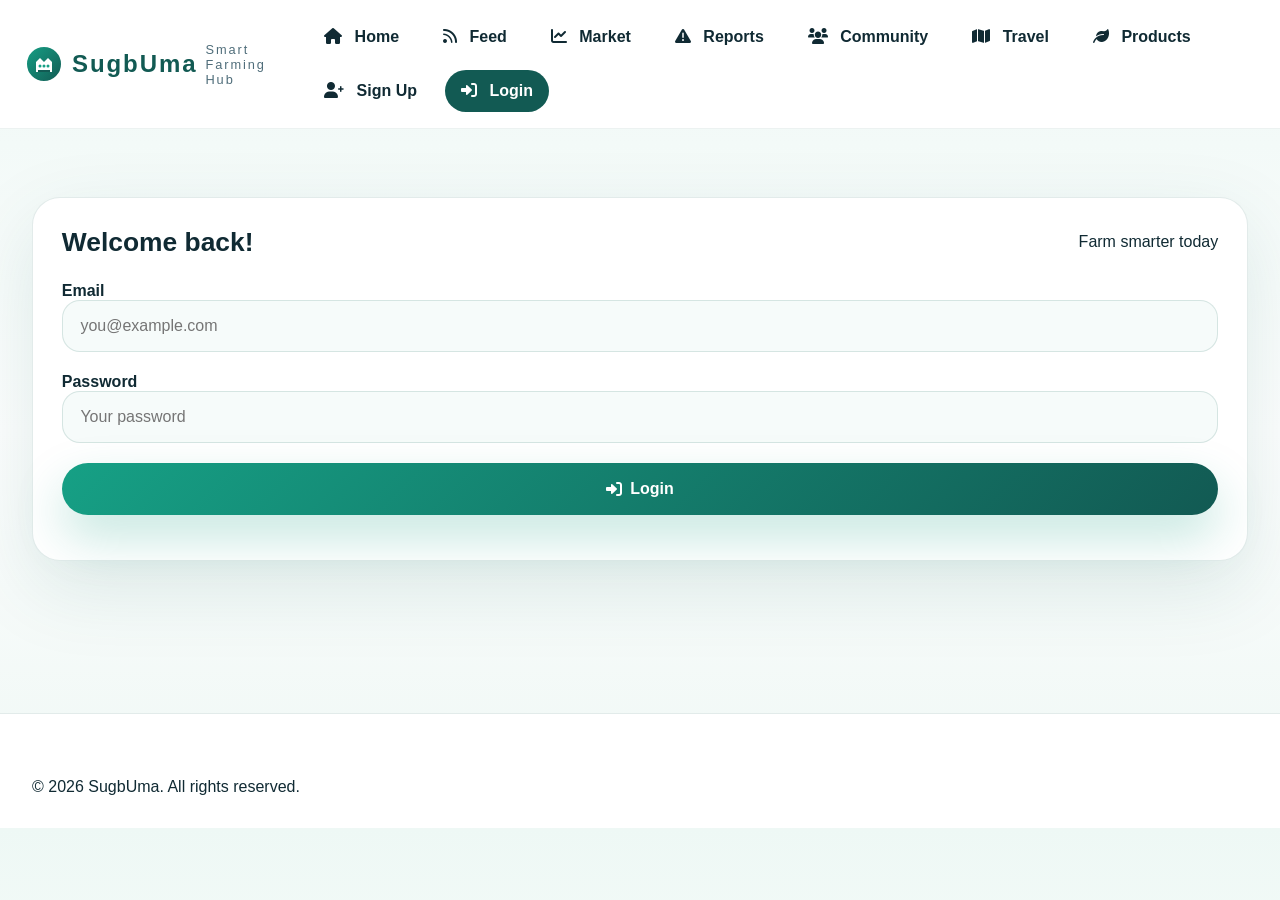
<file: report.html>
<!DOCTYPE html>
<html lang="en">
<head>
    <meta charset="UTF-8">
    <meta name="viewport" content="width=device-width, initial-scale=1.0">
      <link rel="icon" type="image/png" href="images/sugbuma-logo.svg">
    <title>Reports - SugbUma</title>
    <link rel="stylesheet" href="css/style.css">
    <link rel="stylesheet" href="https://cdnjs.cloudflare.com/ajax/libs/font-awesome/6.0.0/css/all.min.css">
</head>
<body>
    <header>
        <h1><img src="images/sugbuma-logo.svg" alt="SugbUma Logo" style="width: 40px; height: 40px; margin-right: 0.5rem;"> SugbUma <span class="tagline">Smart Farming Hub</span></h1>
        <button class="nav-toggle" aria-label="Toggle navigation">
            <span></span>
            <span></span>
            <span></span>
        </button>
        <nav>
            <a href="index.html"><i class="fas fa-home"></i> Home</a>
            <a href="feed.html"><i class="fas fa-rss"></i> Feed</a>
            <a href="market.html"><i class="fas fa-chart-line"></i> Market</a>
            <a href="report.html"><i class="fas fa-exclamation-triangle"></i> Reports</a>
            <a href="community.html"><i class="fas fa-users"></i> Community</a>
            <a href="travel.html"><i class="fas fa-map"></i> Travel</a>
            <a href="produce.html"><i class="fas fa-leaf"></i> Products</a>
            <a href="dashboard.html"><i class="fas fa-tachometer-alt"></i> Dashboard</a>
        </nav>
    </header>
    <main>
        <section class="hero">
            <div class="hero-content">
                <h2>Reports & Alerts</h2>
                <p>Flag overpricing, view suspicious listings, and keep market trading transparent.</p>
            </div>
            <img class="hero-image" src="images/farm-illustration.svg" alt="Report illustration">
        </section>
        <section class="card">
            <h3>Report Overpricing</h3>
            <form id="reportForm">
                <div>
                    <label for="vendor">Vendor name</label>
                    <input type="text" id="vendor" placeholder="Vendor name" required>
                </div>
                <div>
                    <label for="productReported">Product</label>
                    <input type="text" id="productReported" placeholder="Product sold" required>
                </div>
                <div>
                    <label for="reportedPrice">Reported price</label>
                    <input type="number" id="reportedPrice" placeholder="Price" required>
                </div>
                <button class="btn btn-primary" type="submit"><i class="fas fa-flag"></i> Submit Report</button>
            </form>
            <p id="reportMessage" class="note"></p>
        </section>
        <section class="card">
            <h3>Overpricing Alerts</h3>
            <ul id="reportList"></ul>
        </section>
    </main>
    <footer>
        <p>&copy; 2026 SugbUma. All rights reserved.</p>
    </footer>
    <script src="js/main.js"></script>
    <script src="js/report.js"></script>
</body>
</html>
</file>
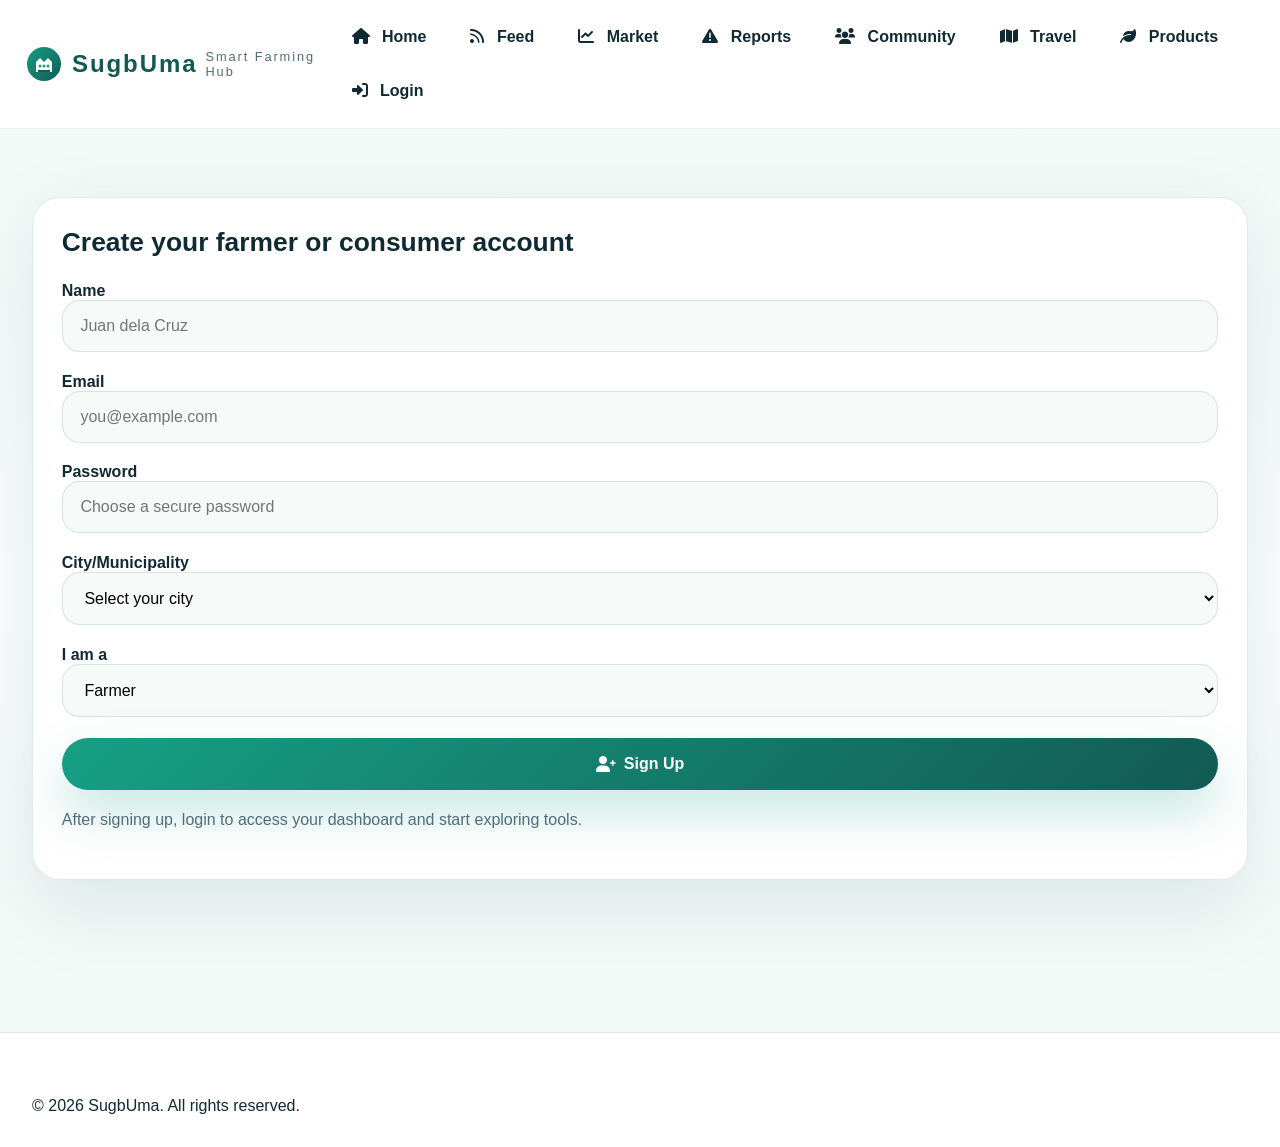
<file: signup.html>
<!DOCTYPE html>
<html lang="en">
<head>
    <meta charset="UTF-8">
      <link rel="icon" type="image/png" href="images/sugbuma-logo.svg">
    <meta name="viewport" content="width=device-width, initial-scale=1.0">
    <title>Sign Up - SugbUma</title>
    <link rel="stylesheet" href="css/style.css">
    <link rel="stylesheet" href="https://cdnjs.cloudflare.com/ajax/libs/font-awesome/6.0.0/css/all.min.css">
</head>
<body>
    <header>
        <h1><img src="images/sugbuma-logo.svg" alt="SugbUma Logo" style="width: 40px; height: 40px; margin-right: 0.5rem;"> SugbUma <span class="tagline">Smart Farming Hub</span></h1>
        <button class="nav-toggle" aria-label="Toggle navigation">
            <span></span>
            <span></span>
            <span></span>
        </button>
        <nav>
            <a href="index.html"><i class="fas fa-home"></i> Home</a>
            <a href="feed.html"><i class="fas fa-rss"></i> Feed</a>
            <a href="market.html"><i class="fas fa-chart-line"></i> Market</a>
            <a href="report.html"><i class="fas fa-exclamation-triangle"></i> Reports</a>
            <a href="community.html"><i class="fas fa-users"></i> Community</a>
            <a href="travel.html"><i class="fas fa-map"></i> Travel</a>
            <a href="produce.html"><i class="fas fa-leaf"></i> Products</a>
            <a href="#cartSection" id="navCartLink"><i class="fas fa-shopping-cart"></i> Cart <span id="navCartCount" class="nav-badge">0</span></a>
            <a href="login.html"><i class="fas fa-sign-in-alt"></i> Login</a>
        </nav>
    </header>
    <main>
        <section class="card auth-card">
            <div class="section-head">
                <h3>Create your farmer or consumer account</h3>
            </div>
            <form id="signupForm">
                <div>
                    <label for="name">Name</label>
                    <input type="text" id="name" placeholder="Juan dela Cruz" required>
                </div>
                <div>
                    <label for="email">Email</label>
                    <input type="email" id="email" placeholder="you@example.com" required>
                </div>
                <div>
                    <label for="password">Password</label>
                    <input type="password" id="password" placeholder="Choose a secure password" required>
                </div>
                <div>
                    <label for="city">City/Municipality</label>
                    <select id="city" required>
                        <option value="">Select your city</option>
                        <!-- Cities will be populated by JS -->
                    </select>
                </div>
                <div>
                    <label for="userType">I am a</label>
                    <select id="userType" required>
                        <option value="farmer">Farmer</option>
                        <option value="consumer">Consumer</option>
                    </select>
                </div>
                <button class="btn btn-primary" type="submit"><i class="fas fa-user-plus"></i> Sign Up</button>
            </form>
            <p id="message" class="note"></p>
            <p class="note">After signing up, login to access your dashboard and start exploring tools.</p>
        </section>
    </main>
    <footer>
        <p>&copy; 2026 SugbUma. All rights reserved.</p>
    </footer>
    <script src="js/main.js"></script>
    <script src="js/signup.js"></script>
</body>
</html>
</file>
<file: css/style.css>
:root {
    --bg: #f5fbf9;
    --bg-surface: #ffffff;
    --surface-soft: #f6fbfa;
    --primary: #125a53;
    --primary-soft: #16a085;
    --text: #102a33;
    --muted: #4f6d7a;
    --border: rgba(18, 90, 83, 0.12);
    --shadow: 0 26px 80px rgba(18, 90, 83, 0.12);
}

* {
    box-sizing: border-box;
}

html {
    scroll-behavior: smooth;
}

@keyframes fadeIn {
    from {
        opacity: 0;
        transform: translateY(20px);
    }
    to {
        opacity: 1;
        transform: translateY(0);
    }
}

body {
    margin: 0;
    font-family: 'Inter', Arial, sans-serif;
    color: var(--text);
    background: linear-gradient(180deg, #eef8f5 0%, #fdfefe 52%, #eef7f4 100%),
        url('../images/farm-pattern.svg') repeat;
    animation: fadeIn 1s ease-out;
}

img {
    max-width: 100%;
    display: block;
}

button,
input,
select,
textarea {
    font: inherit;
}

header {
    position: sticky;
    top: 0;
    z-index: 20;
    display: flex;
    align-items: center;
    justify-content: space-between;
    gap: 1rem;
    padding: 1rem 1.5rem;
    background: rgba(255, 255, 255, 0.96);
    border-bottom: 1px solid rgba(18, 90, 83, 0.08);
    backdrop-filter: blur(12px);
}

.header-brand {
    display: flex;
    align-items: center;
    gap: 0.75rem;
}

.logo-img {
    width: 40px;
    height: 40px;
    display: block;
}

header h1 {
    margin: 0;
    font-size: 1.5rem;
    letter-spacing: 0.08em;
    color: var(--primary);
    display: flex;
    align-items: center;
}

.tagline {
    font-size: 0.8rem;
    font-weight: 400;
    color: var(--muted);
    margin-left: 0.5rem;
}

nav {
    display: flex;
    flex-wrap: wrap;
    gap: 0.75rem;
}

nav a {
    color: var(--text);
    text-decoration: none;
    font-weight: 600;
    padding: 0.75rem 1rem;
    border-radius: 999px;
    transition: background-color 0.25s ease, transform 0.2s ease;
}

nav a:hover {
    transform: translateY(-1px);
    background: rgba(22, 160, 133, 0.12);
}

nav a.active,
nav a[aria-current="page"] {
    background: var(--primary);
    color: #ffffff;
}

nav a.active i,
nav a[aria-current="page"] i {
    color: #ffffff;
}

nav a i {
    margin-right: 0.5rem;
    transition: transform 0.2s ease;
}

nav a:hover i {
    transform: scale(1.1);
}

.toast-container {
    position: fixed;
    top: 1rem;
    right: 1rem;
    display: flex;
    flex-direction: column;
    gap: 0.75rem;
    z-index: 2000;
    pointer-events: none;
}

.toast {
    min-width: 240px;
    padding: 0.9rem 1rem;
    border-radius: 16px;
    color: #fff;
    background: rgba(0, 0, 0, 0.9);
    opacity: 0;
    transform: translateY(-12px);
    transition: opacity 0.2s ease, transform 0.2s ease;
    pointer-events: auto;
}

.toast.visible {
    opacity: 1;
    transform: translateY(0);
}

.toast-success {
    background: var(--primary);
}

.toast-warning {
    background: #d77d00;
}

.toast-error {
    background: #d81159;
}

.shop-section {
    padding: 1.5rem 1rem;
}

.shop-header {
    display: flex;
    flex-wrap: wrap;
    gap: 1rem;
    justify-content: space-between;
    align-items: center;
    margin-bottom: 1.25rem;
}

.shop-header input {
    width: 100%;
    max-width: 560px;
    padding: 0.85rem 1rem;
    border-radius: 16px;
    border: 1px solid rgba(0, 0, 0, 0.12);
    outline: none;
}

.shop-tabs {
    display: flex;
    flex-wrap: wrap;
    gap: 0.5rem;
}

.tab-btn {
    border: 1px solid rgba(22, 160, 133, 0.22);
    background: transparent;
    color: var(--text);
    padding: 0.75rem 1rem;
    border-radius: 999px;
    font-weight: 700;
    cursor: pointer;
    transition: background 0.2s ease, color 0.2s ease, transform 0.2s ease;
}

.tab-btn.active {
    background: var(--primary);
    color: #fff;
}

.shop-body {
    display: grid;
    grid-template-columns: 1.7fr 0.95fr;
    gap: 1.5rem;
    align-items: start;
}

.product-grid {
    display: grid;
    grid-template-columns: repeat(auto-fit, minmax(220px, 1fr));
    gap: 1.25rem;
}

.product-card {
    background: #fff;
    border: 1px solid rgba(0, 0, 0, 0.08);
    border-radius: 24px;
    overflow: hidden;
    display: flex;
    flex-direction: column;
    box-shadow: 0 18px 35px rgba(0, 0, 0, 0.05);
}

.product-card img {
    width: 100%;
    aspect-ratio: 4 / 3;
    object-fit: cover;
}

.product-card-body {
    display: flex;
    flex-direction: column;
    gap: 0.75rem;
    padding: 1rem;
    flex: 1;
}

.product-card h4 {
    font-size: 1.1rem;
    margin: 0;
}

.product-card p {
    margin: 0;
    color: var(--muted);
    font-size: 0.95rem;
}

.product-meta {
    display: flex;
    justify-content: space-between;
    align-items: center;
    gap: 0.75rem;
}

.product-price {
    font-weight: 800;
    color: var(--primary);
}

.cart-panel {
    background: #fff;
    border: 1px solid rgba(0, 0, 0, 0.08);
    border-radius: 24px;
    padding: 1rem;
    box-shadow: 0 18px 35px rgba(0, 0, 0, 0.05);
    position: sticky;
    top: 1rem;
    max-height: calc(100vh - 2rem);
    overflow: auto;
}

.cart-panel h3 {
    margin-top: 0;
}

.cart-items {
    list-style: none;
    padding: 0;
    margin: 0;
    display: grid;
    gap: 0.85rem;
}

.cart-item {
    display: grid;
    grid-template-columns: 1fr auto;
    gap: 0.75rem;
    align-items: center;
    padding: 0.75rem 0;
    border-bottom: 1px solid rgba(0, 0, 0, 0.08);
}

.cart-item:last-child {
    border-bottom: none;
}

.cart-item-details {
    display: grid;
    gap: 0.35rem;
}

.cart-item-actions {
    display: flex;
    flex-direction: column;
    gap: 0.5rem;
    align-items: flex-end;
}

.qty-controls {
    display: flex;
    align-items: center;
    gap: 0.35rem;
}

.qty-btn {
    width: 30px;
    height: 30px;
    border-radius: 10px;
    background: rgba(22, 160, 133, 0.08);
    border: 1px solid rgba(22, 160, 133, 0.3);
    font-weight: 700;
    cursor: pointer;
}

.cart-item button {
    border: none;
    background: transparent;
    color: #cc3d3d;
    cursor: pointer;
    font-size: 0.95rem;
    padding: 0;
}

.cart-summary {
    margin-top: 1rem;
    display: flex;
    justify-content: space-between;
    align-items: center;
    gap: 1rem;
    flex-wrap: wrap;
}

.empty {
    text-align: center;
    color: var(--muted);
    padding: 1rem 0;
}

@media (max-width: 980px) {
    .shop-body {
        grid-template-columns: 1fr;
    }

    .cart-panel {
        position: static;
        max-height: none;
    }
}

@media (max-width: 680px) {
    .shop-header {
        flex-direction: column;
        align-items: stretch;
    }

    .tab-btn {
        flex: 1 1 auto;
        text-align: center;
    }
}

/* Mobile Navigation */
.nav-toggle {
    display: none;
    flex-direction: column;
    justify-content: space-around;
    width: 30px;
    height: 30px;
    background: transparent;
    border: none;
    cursor: pointer;
    padding: 0;
    margin-left: auto;
}

.nav-toggle span {
    width: 100%;
    height: 3px;
    background: var(--primary);
    border-radius: 2px;
    transition: all 0.3s ease;
    transform-origin: center;
}

.nav-toggle.active span:nth-child(1) {
    transform: rotate(45deg) translate(6px, 6px);
}

.nav-toggle.active span:nth-child(2) {
    opacity: 0;
}

.nav-toggle.active span:nth-child(3) {
    transform: rotate(-45deg) translate(6px, -6px);
}

main {
    padding: 1.75rem 2rem 3rem;
    max-width: 1180px;
    margin: 0 auto;
}

.hero {
    display: grid;
    grid-template-columns: repeat(12, 1fr);
    align-items: center;
    gap: 2rem;
    min-height: 70vh;
    padding: 3rem 2rem;
    border-radius: 32px;
    background: linear-gradient(180deg, rgba(18, 90, 83, 0.94), rgba(22, 160, 133, 0.82)),
        url('../images/hero-bg.svg') center/cover no-repeat;
    color: white;
}

.hero-content {
    grid-column: span 6;
}

.hero h2 {
    font-size: clamp(2.6rem, 5vw, 4.2rem);
    margin: 0;
    line-height: 1.02;
}

.hero p {
    max-width: 40rem;
    margin: 1.5rem 0 2rem;
    font-size: 1.1rem;
    line-height: 1.8;
    color: rgba(255, 255, 255, 0.92);
}

@keyframes pulse {
    0% { transform: scale(1); }
    50% { transform: scale(1.05); }
    100% { transform: scale(1); }
}

.hero-actions {
    display: flex;
    flex-wrap: wrap;
    gap: 1rem;
    margin-top: 1.8rem;
}

.hero-actions .button-primary,
.hero-actions .button-secondary {
    min-width: 220px;
    display: inline-flex;
    align-items: center;
    justify-content: center;
    gap: 0.75rem;
    padding: 1rem 1.6rem;
    font-size: 1rem;
    letter-spacing: 0.02em;
    text-transform: uppercase;
    box-shadow: 0 18px 40px rgba(255, 255, 255, 0.12);
}

.hero-actions .button-primary {
    background: linear-gradient(135deg, #19c29d 0%, #0f5e59 100%);
    border: 1px solid rgba(255, 255, 255, 0.22);
    box-shadow: 0 18px 40px rgba(7, 89, 74, 0.35);
}

.hero-actions .button-secondary {
    background: rgba(255, 255, 255, 0.15);
    color: white;
    border: 1px solid rgba(255, 255, 255, 0.32);
    backdrop-filter: blur(14px);
    box-shadow: 0 18px 40px rgba(0, 0, 0, 0.16);
}

.hero-actions .button-primary:hover,
.hero-actions .button-secondary:hover {
    transform: translateY(-3px);
}

.hero-actions .button-primary:hover {
    background: linear-gradient(135deg, #16b78b 0%, #0d504d 100%);
}

.hero-actions .button-secondary:hover {
    background: rgba(255, 255, 255, 0.24);
}

.hero-actions .btn {
    animation: pulse 2.2s infinite;
}

.hero-meta {
    display: flex;
    flex-wrap: wrap;
    gap: 0.75rem;
    margin-top: 1.4rem;
}

.hero-badge {
    display: inline-flex;
    align-items: center;
    gap: 0.5rem;
    padding: 0.85rem 1.2rem;
    border-radius: 999px;
    background: rgba(255, 255, 255, 0.15);
    color: rgba(255, 255, 255, 0.95);
    border: 1px solid rgba(255, 255, 255, 0.22);
    backdrop-filter: blur(8px);
    box-shadow: 0 12px 30px rgba(0, 0, 0, 0.08);
}

.hero-badge-secondary {
    background: rgba(255, 255, 255, 0.08);
}

.hero-badge i {
    font-size: 0.95rem;
}

.hero {
    position: relative;
    overflow: hidden;
}

.hero::before {
    content: '';
    position: absolute;
    width: 420px;
    height: 420px;
    border-radius: 50%;
    background: rgba(255, 255, 255, 0.12);
    filter: blur(40px);
    top: -120px;
    right: -120px;
}

.hero::after {
    content: '';
    position: absolute;
    width: 220px;
    height: 220px;
    border-radius: 50%;
    background: rgba(255, 255, 255, 0.08);
    bottom: -80px;
    left: 10%;
}

.hero-image {
    grid-column: 7 / span 6;
    justify-self: center;
    width: 100%;
    max-width: 520px;
    border-radius: 28px;
    box-shadow: 0 32px 90px rgba(18, 90, 83, 0.24);
    position: relative;
    z-index: 1;
}

.section-head {
    display: flex;
    flex-wrap: wrap;
    align-items: center;
    justify-content: space-between;
    gap: 1rem;
    margin-bottom: 1.5rem;
}

.section-head h3 {
    margin: 0;
    font-size: clamp(1.65rem, 2vw, 2rem);
}

.feature-grid {
    display: grid;
    gap: 1.5rem;
}

.dashboard-grid {
    grid-template-columns: repeat(auto-fit, minmax(300px, 1fr));
}

.feature-grid {
    grid-template-columns: repeat(auto-fit, minmax(240px, 1fr));
}

.steps-grid {
    display: grid;
    grid-template-columns: repeat(auto-fit, minmax(250px, 1fr));
    gap: 1.5rem;
}

.step-card {
    background: var(--bg-surface);
    border-radius: 28px;
    border: 1px solid var(--border);
    box-shadow: var(--shadow);
    padding: 1.8rem;
    text-align: center;
    transition: transform 0.3s ease, box-shadow 0.3s ease;
}

.step-card:hover {
    transform: translateY(-5px);
    box-shadow: 0 40px 100px rgba(18, 90, 83, 0.15);
}

.step-number {
    display: inline-flex;
    align-items: center;
    justify-content: center;
    width: 50px;
    height: 50px;
    background: linear-gradient(135deg, var(--primary-soft), var(--primary));
    color: white;
    border-radius: 50%;
    font-size: 1.5rem;
    font-weight: bold;
    margin-bottom: 1rem;
}

.step-card h4 {
    margin: 0 0 1rem;
    font-size: 1.1rem;
}

.step-card p {
    line-height: 1.75;
    color: var(--muted);
    margin: 0;
}

.price-transparency {
    background: linear-gradient(135deg, rgba(18, 90, 83, 0.05), rgba(22, 160, 133, 0.05));
    border-radius: 32px;
    padding: 3rem 2rem;
    text-align: center;
}

.price-transparency h3 {
    margin-bottom: 1rem;
}

.price-transparency > p {
    max-width: 600px;
    margin: 0 auto 2rem;
    font-size: 1.1rem;
    line-height: 1.8;
}

.transparency-features {
    display: grid;
    grid-template-columns: repeat(auto-fit, minmax(200px, 1fr));
    gap: 1rem;
    margin-bottom: 2rem;
}

.feature-item {
    display: flex;
    align-items: center;
    gap: 0.75rem;
    padding: 1rem;
    background: var(--bg-surface);
    border-radius: 16px;
    border: 1px solid var(--border);
    font-weight: 500;
}

.feature-item i {
    color: var(--primary-soft);
    font-size: 1.2rem;
}

.price-example {
    background: var(--bg-surface);
    border-radius: 24px;
    padding: 2rem;
    margin: 2rem auto;
    max-width: 300px;
    box-shadow: var(--shadow);
}

.price-example h4 {
    margin: 0 0 1rem;
    color: var(--muted);
}

.price-display {
    font-size: 2.5rem;
    font-weight: bold;
    color: var(--primary);
    margin-bottom: 0.5rem;
}

.price-change {
    display: flex;
    align-items: center;
    justify-content: center;
    gap: 0.5rem;
    color: #e74c3c;
    font-weight: 600;
}

.price-change i {
    font-size: 0.9rem;
}

.for-farmers {
    background: linear-gradient(135deg, rgba(22, 160, 133, 0.05), rgba(18, 90, 83, 0.05));
    border-radius: 32px;
    padding: 3rem 2rem;
    text-align: center;
}

.for-farmers h3 {
    margin-bottom: 1rem;
}

.for-farmers > p {
    max-width: 600px;
    margin: 0 auto 2rem;
    font-size: 1.1rem;
    line-height: 1.8;
}

.farmer-features {
    display: grid;
    grid-template-columns: repeat(auto-fit, minmax(200px, 1fr));
    gap: 1rem;
    margin-bottom: 2rem;
}

.testimonials {
    text-align: center;
}

.testimonials h3 {
    margin-bottom: 1rem;
}

.testimonials > p {
    max-width: 600px;
    margin: 0 auto 2rem;
    font-size: 1.1rem;
    line-height: 1.8;
}

.testimonials-grid {
    display: grid;
    grid-template-columns: repeat(auto-fit, minmax(300px, 1fr));
    gap: 1.5rem;
    margin-bottom: 2rem;
}

.testimonial-card {
    background: var(--bg-surface);
    border-radius: 24px;
    border: 1px solid var(--border);
    box-shadow: var(--shadow);
    padding: 2rem;
    text-align: left;
    transition: transform 0.3s ease, box-shadow 0.3s ease;
}

.testimonial-card:hover {
    transform: translateY(-5px);
    box-shadow: 0 40px 100px rgba(18, 90, 83, 0.15);
}

.stars {
    color: #f39c12;
    font-size: 1.2rem;
    margin-bottom: 1rem;
}

.testimonial-card p {
    line-height: 1.7;
    color: var(--text);
    margin-bottom: 1.5rem;
    font-style: italic;
}

.testimonial-author strong {
    color: var(--primary);
}

.testimonial-author span {
    color: var(--muted);
    font-size: 0.9rem;
}

.news {
    text-align: center;
}

.news h3 {
    margin-bottom: 1rem;
}

.news-grid {
    display: grid;
    grid-template-columns: repeat(auto-fit, minmax(300px, 1fr));
    gap: 1.5rem;
    margin-bottom: 2rem;
}

.news-card {
    background: var(--bg-surface);
    border-radius: 24px;
    border: 1px solid var(--border);
    box-shadow: var(--shadow);
    padding: 2rem;
    text-align: left;
    transition: transform 0.3s ease, box-shadow 0.3s ease;
}

.news-card:hover {
    transform: translateY(-5px);
    box-shadow: 0 40px 100px rgba(18, 90, 83, 0.15);
}

.news-card h4 {
    margin: 0 0 0.5rem;
    color: var(--primary);
    font-size: 1.1rem;
}

.news-card p:first-of-type {
    color: var(--muted);
    font-size: 0.9rem;
    margin-bottom: 1rem;
}

.news-card p:last-of-type {
    line-height: 1.7;
    color: var(--text);
    margin: 0;
}

.card,
.panel,
.auth-card,
.post-card {
    background: var(--bg-surface);
    border-radius: 28px;
    border: 1px solid var(--border);
    box-shadow: var(--shadow);
    padding: 1.8rem;
    transition: transform 0.3s ease, box-shadow 0.3s ease;
}

.card:hover,
.panel:hover,
.auth-card:hover,
.post-card:hover {
    transform: translateY(-5px);
    box-shadow: 0 40px 100px rgba(18, 90, 83, 0.15);
}

.card h4,
.panel h4 {
    margin: 0 0 1rem;
    font-size: 1.1rem;
}

.card p,
.panel p {
    line-height: 1.75;
    color: var(--muted);
}

section {
    margin: 2.5rem 0;
    animation: fadeIn 0.8s ease-out;
    animation-fill-mode: both;
}

section:nth-child(1) { animation-delay: 0.2s; }
section:nth-child(2) { animation-delay: 0.4s; }
section:nth-child(3) { animation-delay: 0.6s; }

form {
    display: grid;
    gap: 1.3rem;
}

label {
    font-weight: 600;
    color: var(--text);
}

input,
select,
textarea {
    width: 100%;
    border: 1px solid rgba(18, 90, 83, 0.14);
    border-radius: 18px;
    padding: 1rem 1.1rem;
    background: var(--surface-soft);
    transition: border-color 0.2s ease, box-shadow 0.2s ease, transform 0.2s ease;
}

input:focus,
select:focus,
textarea:focus {
    outline: none;
    border-color: var(--primary-soft);
    box-shadow: 0 0 0 6px rgba(22, 160, 133, 0.14);
    transform: translateY(-1px);
}

textarea {
    min-height: 150px;
    resize: vertical;
}

button,
.btn,
a.button-primary,
a.button-secondary {
    border: none;
    border-radius: 28px;
    padding: 1rem 1.8rem;
    min-height: 52px;
    font-weight: 700;
    cursor: pointer;
    transition: transform 0.2s ease, box-shadow 0.25s ease, opacity 0.25s ease;
    text-decoration: none;
    display: inline-flex;
    align-items: center;
    justify-content: center;
}

.button-primary,
.btn-primary {
    background: linear-gradient(135deg, var(--primary-soft), var(--primary));
    color: white;
    box-shadow: 0 22px 48px rgba(22, 160, 133, 0.25);
}

.button-secondary,
.btn-secondary {
    background: rgba(255, 255, 255, 0.96);
    color: var(--primary);
    box-shadow: 0 16px 32px rgba(18, 90, 83, 0.12);
}

button:hover,
.btn:hover,
.button-primary:hover,
.button-secondary:hover {
    transform: translateY(-2px);
    opacity: 0.98;
}

.btn i {
    margin-right: 0.5rem;
    transition: transform 0.2s ease;
}

.btn:hover i {
    transform: scale(1.1);
}

.post-card {
    margin-bottom: 1rem;
}

.post-header {
    display: flex;
    justify-content: space-between;
    align-items: center;
    gap: 1rem;
    margin-bottom: 1rem;
    color: var(--primary);
}

.post-text,
.post-caption {
    margin: 0 0 0.9rem;
    line-height: 1.8;
}

.post-caption {
    color: var(--muted);
    font-style: italic;
}

.post-image,
.preview-img {
    width: 100%;
    border-radius: 22px;
    object-fit: cover;
}

.image-preview {
    display: grid;
    place-items: center;
    min-height: 110px;
    border: 1px dashed rgba(18, 90, 83, 0.18);
    border-radius: 18px;
    padding: 1rem;
    background: #f8fbfb;
}

li {
    padding: 0.9rem 0;
    border-bottom: 1px solid rgba(18, 90, 83, 0.08);
}

footer {
    background: var(--bg-surface);
    border-top: 1px solid var(--border);
    padding: 3rem 2rem 1rem;
    margin-top: 4rem;
}

.footer-content {
    display: grid;
    grid-template-columns: repeat(auto-fit, minmax(200px, 1fr));
    gap: 2rem;
    margin-bottom: 2rem;
}

.footer-section h4 {
    color: var(--primary);
    margin: 0 0 1rem;
    font-size: 1rem;
    font-weight: 600;
}

.footer-section a {
    display: block;
    color: var(--text);
    text-decoration: none;
    margin-bottom: 0.5rem;
    transition: color 0.2s ease;
}

.footer-section a:hover {
    color: var(--primary-soft);
}

.footer-newsletter h4 {
    color: var(--primary);
    margin: 0 0 1rem;
    font-size: 1rem;
    font-weight: 600;
}

.footer-newsletter p {
    color: var(--muted);
    margin: 0 0 1rem;
    font-size: 0.9rem;
    line-height: 1.6;
}

.newsletter-form {
    display: flex;
    gap: 0.5rem;
}

.newsletter-form input {
    flex: 1;
    padding: 0.75rem;
    border: 1px solid var(--border);
    border-radius: 8px;
    background: var(--surface-soft);
}

.newsletter-form button {
    padding: 0.75rem 1rem;
    background: var(--primary-soft);
    color: white;
    border: none;
    border-radius: 8px;
    cursor: pointer;
    font-weight: 600;
    transition: background 0.2s ease;
}

.newsletter-form button:hover {
    background: var(--primary);
}

.footer-bottom {
    text-align: center;
    border-top: 1px solid var(--border);
    padding-top: 1rem;
}

.footer-bottom p {
    color: var(--muted);
    margin: 0;
    font-size: 0.9rem;
}

.stats {
    background: linear-gradient(135deg, var(--primary), var(--primary-soft));
    color: white;
    padding: 3rem 2rem;
    text-align: center;
}

.stats-content {
    display: grid;
    grid-template-columns: repeat(auto-fit, minmax(200px, 1fr));
    gap: 2rem;
    max-width: 1000px;
    margin: 0 auto;
}

.stat-item {
    padding: 1rem;
}

.stat-number {
    font-size: 3rem;
    font-weight: bold;
    margin-bottom: 0.5rem;
    display: block;
}

.stat-label {
    font-size: 1rem;
    opacity: 0.9;
}

@media (max-width: 980px) {
    .hero {
        grid-template-columns: 1fr;
        text-align: center;
        padding: 2rem 1rem;
        min-height: 60vh;
    }

    .hero-content,
    .hero-image {
        grid-column: 1 / -1;
    }

    .hero h2 {
        font-size: clamp(2rem, 6vw, 3.5rem);
    }

    .hero p {
        font-size: 1rem;
        margin: 1rem 0 1.5rem;
    }

    .hero-actions {
        justify-content: center;
    }

    .hero-actions .button-primary,
    .hero-actions .button-secondary {
        min-width: 180px;
        padding: 0.9rem 1.4rem;
        font-size: 0.9rem;
    }

    .dashboard-grid {
        grid-template-columns: repeat(auto-fit, minmax(280px, 1fr));
        gap: 1.2rem;
    }

    .feature-grid {
        grid-template-columns: repeat(auto-fit, minmax(220px, 1fr));
    }

    .steps-grid {
        grid-template-columns: repeat(auto-fit, minmax(200px, 1fr));
    }

    .transparency-features,
    .farmer-features {
        grid-template-columns: repeat(auto-fit, minmax(180px, 1fr));
    }

    .testimonials-grid,
    .news-grid {
        grid-template-columns: repeat(auto-fit, minmax(280px, 1fr));
    }

    .card,
    .panel,
    .auth-card,
    .post-card {
        padding: 1.5rem;
    }

    main {
        padding: 1.5rem 1rem 2rem;
    }
}

@media (max-width: 768px) {
    header {
        padding: 0.8rem 1rem;
        flex-wrap: wrap;
    }

    header h1 {
        font-size: 1.3rem;
    }

    .nav-toggle {
        display: flex;
        order: 2;
    }

    nav {
        position: fixed;
        top: 0;
        left: 0;
        right: 0;
        background: rgba(255, 255, 255, 0.96);
        backdrop-filter: blur(12px);
        border-bottom: 1px solid rgba(18, 90, 83, 0.08);
        flex-direction: column;
        align-items: center;
        padding: 1rem 0;
        transform: translateY(-100%);
        opacity: 0;
        visibility: hidden;
        transition: all 0.3s ease;
        gap: 0.5rem;
        z-index: 25;
    }

    nav.active {
        transform: translateY(0);
        opacity: 1;
        visibility: visible;
        z-index: 30;
    }

    nav a {
        width: 90%;
        text-align: center;
        padding: 0.8rem 1rem;
        margin: 0.2rem 0;
        border-radius: 16px;
    }

    .hero {
        padding: 1.5rem 1rem;
        min-height: 50vh;
    }

    .hero h2 {
        font-size: clamp(1.8rem, 7vw, 3rem);
    }

    .hero p {
        font-size: 0.95rem;
    }

    .hero-actions .button-primary,
    .hero-actions .button-secondary {
        min-width: 160px;
        padding: 0.8rem 1.2rem;
        font-size: 0.85rem;
    }

    .dashboard-grid {
        grid-template-columns: 1fr;
        gap: 1rem;
    }

    .feature-grid {
        grid-template-columns: 1fr;
    }

    .steps-grid {
        grid-template-columns: 1fr;
    }

    .transparency-features,
    .farmer-features {
        grid-template-columns: 1fr;
    }

    .testimonials-grid,
    .news-grid {
        grid-template-columns: 1fr;
    }

    .price-transparency,
    .for-farmers {
        padding: 2rem 1rem;
    }

    .price-example {
        padding: 1.5rem;
    }

    .testimonial-card,
    .news-card {
        padding: 1.5rem;
    }

    .stats {
        padding: 2rem 1rem;
    }

    .stats-content {
        grid-template-columns: repeat(2, 1fr);
        gap: 1.5rem;
    }

    .footer-content {
        grid-template-columns: 1fr;
        gap: 1.5rem;
    }

    .newsletter-form {
        flex-direction: column;
    }

    /* Form improvements for mobile */
    form {
        gap: 0.8rem;
    }

    textarea {
        min-height: 100px;
    }

    .section-head {
        flex-direction: column;
        align-items: flex-start;
        gap: 0.8rem;
    }

    .section-head h3 {
        font-size: clamp(1.4rem, 3vw, 1.8rem);
    }

    .card,
    .panel,
    .auth-card,
    .post-card {
        padding: 1.2rem;
        border-radius: 20px;
    }

    .card h4,
    .panel h4 {
        font-size: 1rem;
    }

    main {
        padding: 1.2rem 0.8rem 2rem;
    }

    form {
        gap: 1rem;
    }

       input,
    select,
    textarea {
        padding: 0.9rem;
        border-radius: 16px;
        font-size: 16px; /* Prevents zoom on iOS */
        appearance: none;
        -webkit-appearance: none;
        -moz-appearance: none;
        -webkit-tap-highlight-color: rgba(22, 160, 133, 0.1);
    }

    button,
    .btn,
    a.button-primary,
    a.button-secondary {
        padding: 0.9rem 1.4rem;
        min-height: 48px;
        font-size: 0.9rem;
        -webkit-tap-highlight-color: rgba(22, 160, 133, 0.2);
        -webkit-touch-callout: none;
        -webkit-user-select: none;
        -moz-user-select: none;
        -ms-user-select: none;
        user-select: none;
    }

    .post-header {
        flex-direction: column;
        align-items: flex-start;
        gap: 0.5rem;
    }

    /* Product card responsive */
    .card > div[style*="display: flex"] {
        flex-direction: column !important;
    }

    .card > div[style*="display: flex"] > div {
        flex: none !important;
    }
}

@media (max-width: 640px) {
    .profile-section {
        align-items: stretch;
    }

    .profile-pic-container {
        flex-direction: column;
        align-items: center;
    }

    .profile-pic-container img {
        width: 80px;
        height: 80px;
    }

    header h1 {
        font-size: 1.2rem;
    }

    nav a {
        padding: 0.5rem 0.7rem;
        font-size: 0.85rem;
    }

    .hero {
        padding: 1rem;
        min-height: 40vh;
    }

    .hero h2 {
        font-size: clamp(1.6rem, 8vw, 2.5rem);
    }

    .hero p {
        font-size: 0.9rem;
        margin: 0.8rem 0 1.2rem;
    }

    .hero-actions {
        flex-direction: column;
        align-items: stretch;
    }

    .hero-actions .button-primary,
    .hero-actions .button-secondary {
        min-width: unset;
        width: 100%;
        padding: 0.9rem 1.2rem;
        font-size: 0.9rem;
    }

    .dashboard-grid,
    .feature-grid {
        grid-template-columns: 1fr;
        gap: 0.8rem;
    }

    .steps-grid {
        grid-template-columns: 1fr;
    }

    .transparency-features,
    .farmer-features {
        grid-template-columns: 1fr;
    }

    .testimonials-grid,
    .news-grid {
        grid-template-columns: 1fr;
    }

    .price-transparency,
    .for-farmers {
        padding: 1.5rem 1rem;
    }

    .price-example {
        padding: 1.2rem;
    }

    .testimonial-card,
    .news-card {
        padding: 1.2rem;
    }

    .stats {
        padding: 1.5rem 1rem;
    }

    .stats-content {
        grid-template-columns: 1fr;
        gap: 1rem;
    }

    .card,
    .panel,
    .auth-card,
    .post-card {
        padding: 1rem;
        border-radius: 16px;
    }

    .card h4,
    .panel h4 {
        font-size: 0.95rem;
    }

    main {
        padding: 1rem 0.6rem 1.5rem;
    }

    section {
        margin: 1.5rem 0;
    }

    form {
        gap: 0.9rem;
    }

    input,
    select,
    textarea {
        padding: 0.8rem;
        font-size: 0.9rem;
    }

    textarea {
        min-height: 120px;
    }

    button,
    .btn,
    a.button-primary,
    a.button-secondary {
        padding: 0.8rem 1.2rem;
        min-height: 44px;
        font-size: 0.9rem;
    }

    .post-card {
        margin-bottom: 0.8rem;
    }

    .post-text,
    .post-caption {
        font-size: 0.9rem;
        line-height: 1.6;
    }

    footer {
        padding: 1rem 0.6rem;
    }

    footer p {
        font-size: 0.85rem;
    }
}

@media (max-width: 480px) {
    header {
        padding: 0.6rem 0.8rem;
    }

    header h1 {
        font-size: 1.1rem;
    }

    nav {
        gap: 0.5rem;
    }

    nav a {
        padding: 0.4rem 0.6rem;
        font-size: 0.8rem;
    }

    .hero {
        padding: 0.8rem;
        min-height: 35vh;
    }

    .hero h2 {
        font-size: clamp(1.4rem, 9vw, 2.2rem);
    }

    .hero p {
        font-size: 0.85rem;
    }

    .hero-actions .button-primary,
    .hero-actions .button-secondary {
        padding: 0.8rem 1rem;
        font-size: 0.85rem;
    }

    .section-head h3 {
        font-size: clamp(1.2rem, 4vw, 1.6rem);
    }

    .card,
    .panel,
    .auth-card,
    .post-card {
        padding: 0.9rem;
    }

    main {
        padding: 0.8rem 0.5rem 1.2rem;
    }

    input,
    select,
    textarea {
        padding: 0.7rem;
        font-size: 0.85rem;
    }

    button,
    .btn,
    a.button-primary,
    a.button-secondary {
        padding: 0.7rem 1rem;
        min-height: 40px;
        font-size: 0.85rem;
    }
}

/* Large desktop screens */
@media (min-width: 1200px) {
    main {
        max-width: 1400px;
    }

    .dashboard-grid {
        grid-template-columns: repeat(auto-fit, minmax(350px, 1fr));
    }

    .feature-grid {
        grid-template-columns: repeat(auto-fit, minmax(280px, 1fr));
    }
}

/* Extra large screens */
@media (min-width: 1600px) {
    .hero {
        min-height: 80vh;
    }

    .hero h2 {
        font-size: 4.5rem;
    }

    .dashboard-grid {
        grid-template-columns: repeat(auto-fit, minmax(400px, 1fr));
    }
}
</file>
